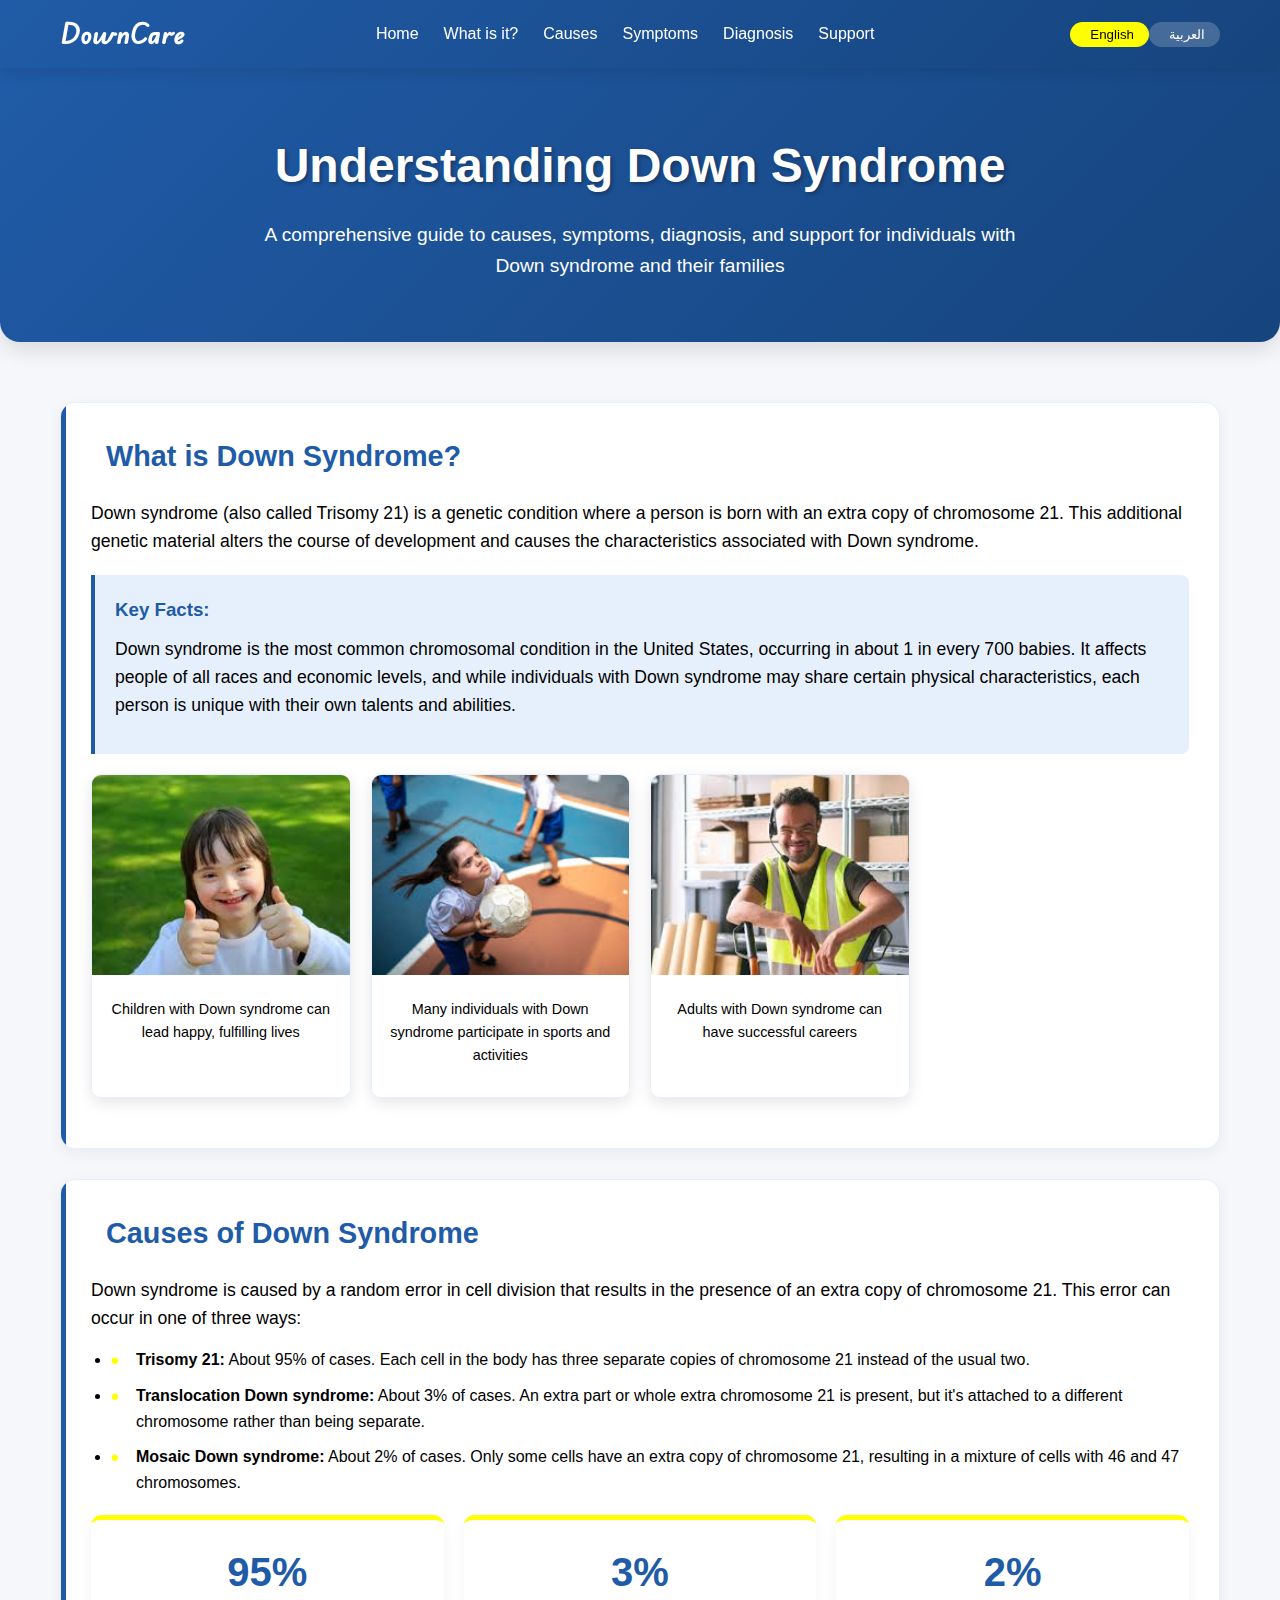
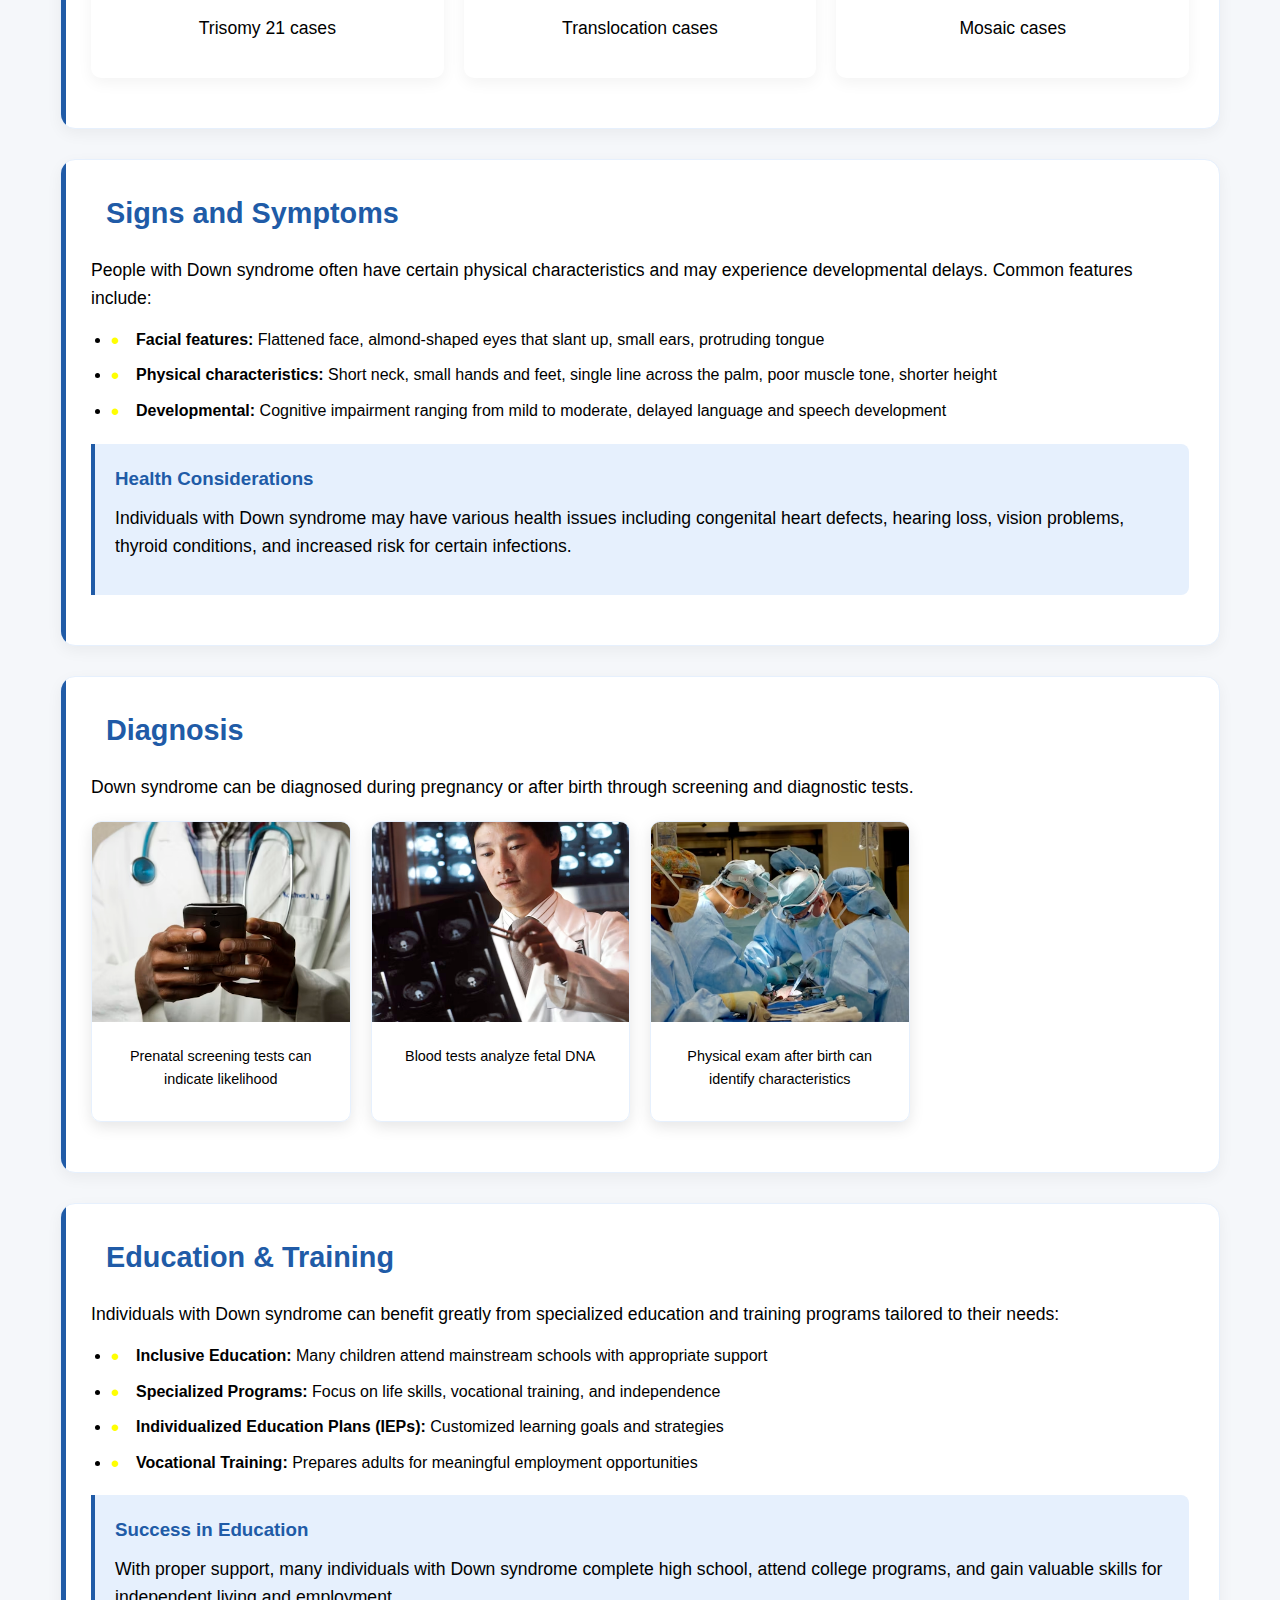
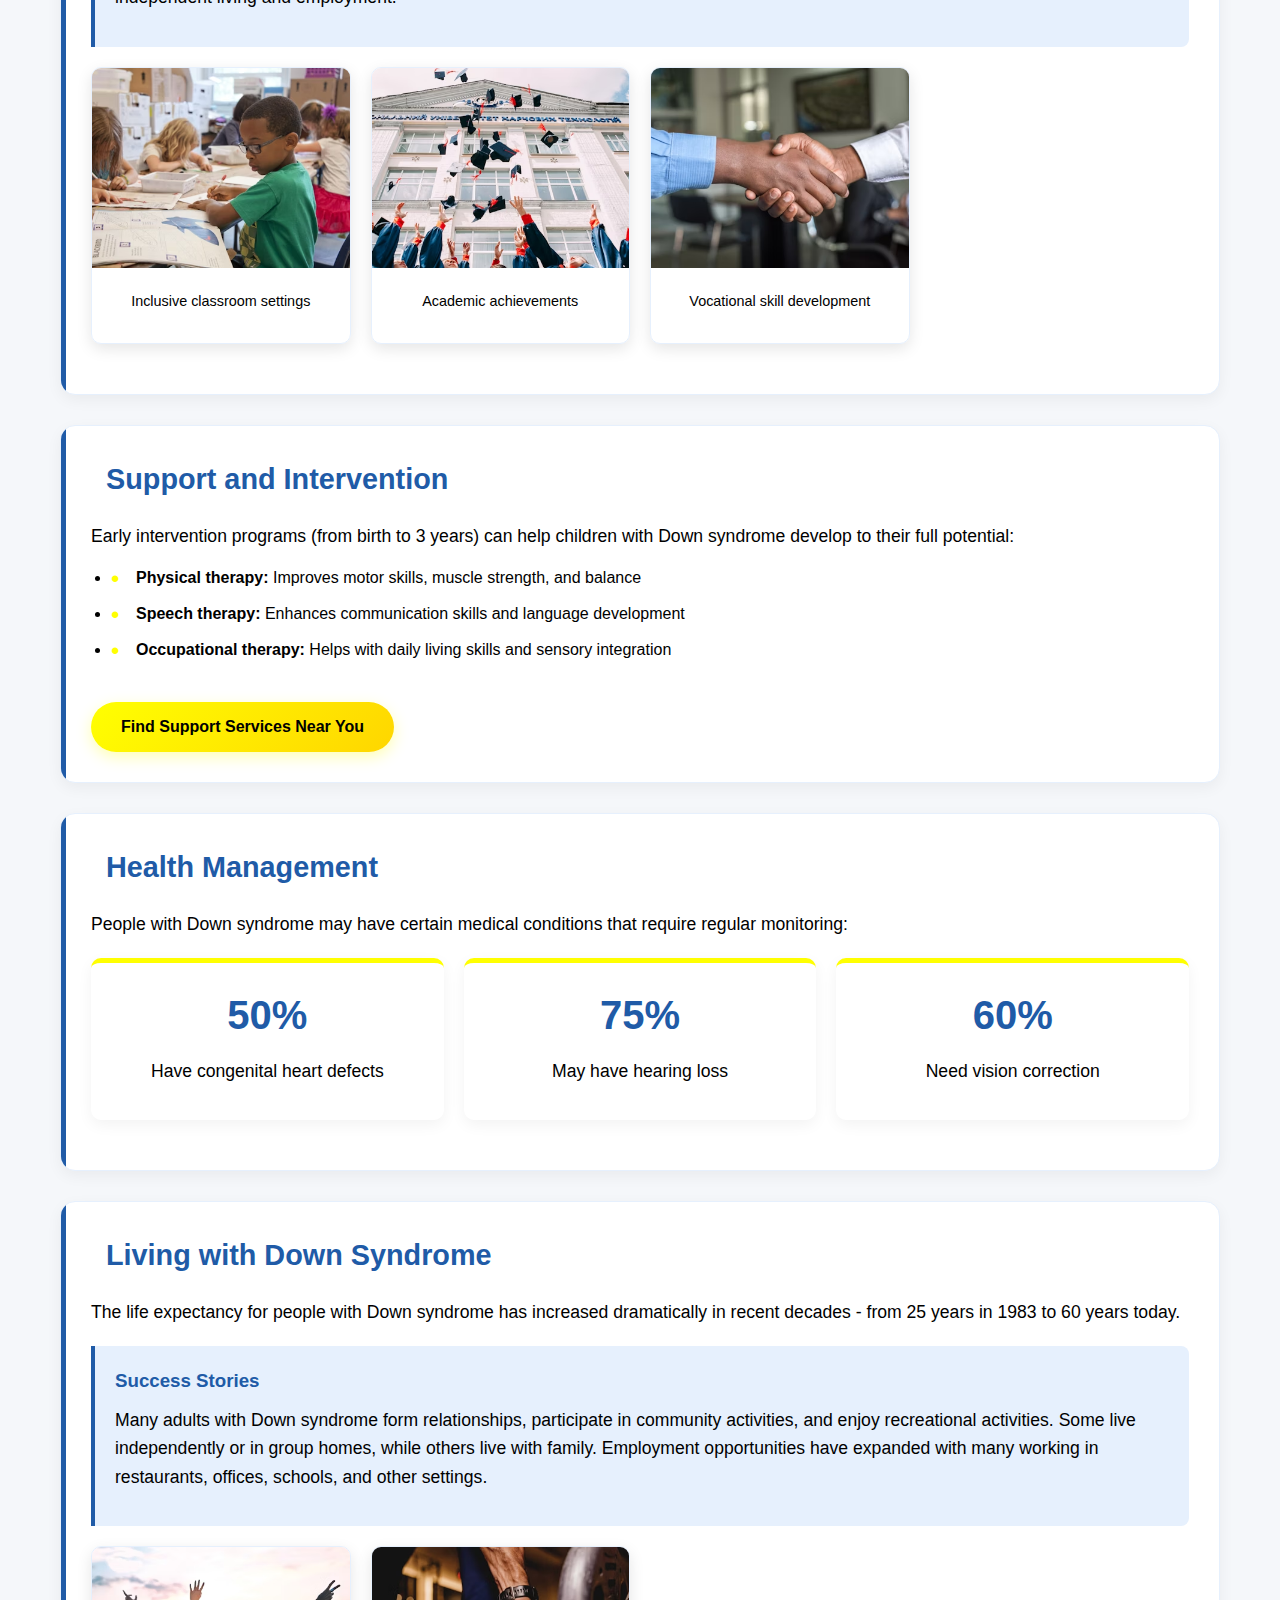
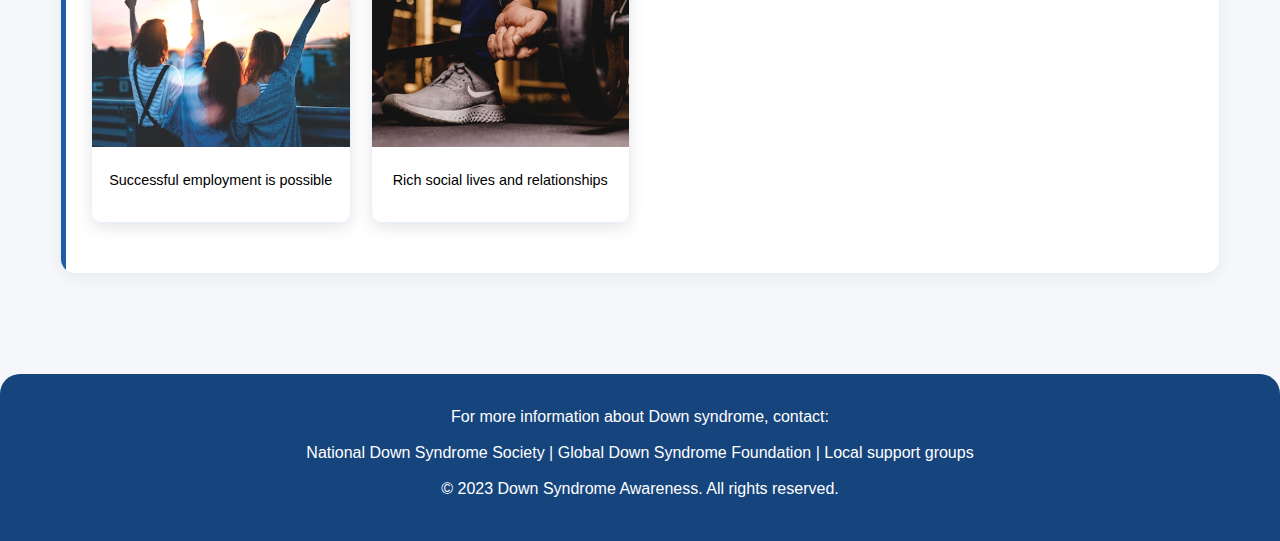
<file: About-Down-Syndrome.html>
<!DOCTYPE html>
<html lang="en" dir="ltr">
<head>
    <meta charset="UTF-8">
    <meta name="viewport" content="width=device-width, initial-scale=1.0">
    <link rel="preconnect" href="https://fonts.googleapis.com">
    <link rel="preconnect" href="https://fonts.gstatic.com" crossorigin>
    <link href="https://fonts.googleapis.com/css2?family=Edu+AU+VIC+WA+NT+Hand:wght@400..700&family=Lato:ital,wght@0,100;0,300;0,400;0,700;0,900;1,100;1,300;1,400;1,700;1,900&family=Oleo+Script:wght@400;700&family=Pacifico&family=Playwrite+AR:wght@100..400&family=Playwrite+AU+SA:wght@100..400&family=Playwrite+FR+Trad:wght@100..400&family=Playwrite+GB+S:ital,wght@0,100..400;1,100..400&family=Work+Sans:ital,wght@0,100..900;1,100..900&display=swap" rel="stylesheet">
    <title>Understanding Down Syndrome | متلازمة داون</title>
    <link rel="stylesheet" href="css/About Down Syndrome.css">
</head>
<body>
    <!-- Navigation Bar -->
    <nav class="navbar">
        <div class="nav-container">
            <div class="logo">
                <!-- <i class="fas fa-hands-helping"></i> -->
                <span class="lang-en active">DownCare</span>
                <span class="lang-ar">داون كير</span>
            </div>
            
            <button class="mobile-menu-btn">
                <i class="fas fa-bars"></i>
            </button>
            <!-- <li class="nav-item">
                        <a class="nav-link active" href="index.html">Home</a>
                    </li> -->
            <ul class="nav-links">
                <li>
                    <a href="index.html">
                        <span class="lang-en active">Home</span>
                        <span class="lang-ar">الصفحه الرئيسيه</span>
                    </a>
                </li>
                    
                <li>
                    <a href="#what-is">
                        <span class="lang-en active">What is it?</span>
                        <span class="lang-ar">ما هي؟</span>
                    </a>
                </li>
                <li>
                    <a href="#causes">
                        <span class="lang-en active">Causes</span>
                        <span class="lang-ar">الأسباب</span>
                    </a>
                </li>
                <li>
                    <a href="#symptoms">
                        <span class="lang-en active">Symptoms</span>
                        <span class="lang-ar">الأعراض</span>
                    </a>
                </li>
                <li>
                    <a href="#diagnosis">
                        <span class="lang-en active">Diagnosis</span>
                        <span class="lang-ar">التشخيص</span>
                    </a>
                </li>
                <li>
                    <a href="#support">
                        <span class="lang-en active">Support</span>
                        <span class="lang-ar">الدعم</span>
                    </a>
                </li>
            </ul>
            
            <div class="language-toggle">
                <button class="language-btn active" id="en-btn">
                    <i class="fas fa-language"></i>
                    <span>English</span>
                </button>
                <button class="language-btn" id="ar-btn">
                    <i class="fas fa-language"></i>
                    <span>العربية</span>
                </button>
            </div>
        </div>
    </nav>
    
    <header class="fade-in">
        <h1>
            <span class="lang-en active">Understanding Down Syndrome</span>
            <span class="lang-ar">فهم متلازمة داون</span>
        </h1>
        <p>
            <span class="lang-en active">A comprehensive guide to causes, symptoms, diagnosis, and support for individuals with Down syndrome and their families</span>
            <span class="lang-ar">دليل شامل لأسباب وأعراض وتشخيص ودعم الأفراد المصابين بمتلازمة داون وأسرهم</span>
        </p>
    </header>
    
    <div class="container">
        <!-- Section 1 -->
        <div id="what-is" class="section slide-in-left">
            <h2><i class="fas fa-question-circle"></i> 
                <span class="lang-en active">What is Down Syndrome?</span>
                <span class="lang-ar">ما هي متلازمة داون؟</span>
            </h2>
            <div class="lang-en active">
                <p>Down syndrome (also called Trisomy 21) is a genetic condition where a person is born with an extra copy of chromosome 21. This additional genetic material alters the course of development and causes the characteristics associated with Down syndrome.</p>
                
                <div class="highlight-box">
                    <h3>Key Facts:</h3>
                    <p>Down syndrome is the most common chromosomal condition in the United States, occurring in about 1 in every 700 babies. It affects people of all races and economic levels, and while individuals with Down syndrome may share certain physical characteristics, each person is unique with their own talents and abilities.</p>
                </div>
            </div>
            
            <div class="lang-ar">
                <p>متلازمة داون (وتسمى أيضًا التثلث الصبغي 21) هي حالة وراثية يولد فيها الشخص بنسخة إضافية من الكروموسوم 21. هذه المادة الوراثية الإضافية تغير مسار التطور وتسبب الخصائص المرتبطة بمتلازمة داون.</p>
                
                <div class="highlight-box">
                    <h3>حقائق رئيسية:</h3>
                    <p>متلازمة داون هي أكثر الحالات الكروموسومية شيوعًا في الولايات المتحدة، حيث تحدث في حوالي 1 من كل 700 طفل. وهي تؤثر على الأشخاص من جميع الأعراق والمستويات الاقتصادية، وبينما قد يتشارك الأفراد المصابون بمتلازمة داون في بعض الخصائص الجسدية، فإن كل شخص فريد من نوعه مع مواهبه وقدراته الخاصة.</p>
                </div>
            </div>
            
            <div class="image-grid">
                <div class="image-card">
                    <img src="img/down syndrome child smilling.jpeg" alt="Child with Down syndrome smiling">
                    <p class="lang-en active">Children with Down syndrome can lead happy, fulfilling lives</p>
                    <p class="lang-ar">يمكن للأطفال المصابين بمتلازمة داون عيش حياة سعيدة ومرضية</p>
                </div>
                <div class="image-card">
                    <img src="img/Teen with downSyndrome playing sports.jpeg" alt="Teen with Down syndrome playing sports">
                    <p class="lang-en active">Many individuals with Down syndrome participate in sports and activities</p>
                    <p class="lang-ar">يشارك العديد من الأفراد المصابين بمتلازمة داون في الرياضة والأنشطة</p>
                </div>
                <div class="image-card">
                    <img src="img/Down-syndrome-worker.jpeg" alt="Adult with Down syndrome working">
                    <p class="lang-en active">Adults with Down syndrome can have successful careers</p>
                    <p class="lang-ar">يمكن للبالغين المصابين بمتلازمة داون تحقيق نجاح في حياتهم المهنية</p>
                </div>
            </div>
        </div>
        
        <!-- Section 2 -->
        <div id="causes" class="section">
            <h2><i class="fas fa-dna"></i> 
                <span class="lang-en active">Causes of Down Syndrome</span>
                <span class="lang-ar">أسباب متلازمة داون</span>
            </h2>
            
            <div class="lang-en active">
                <p>Down syndrome is caused by a random error in cell division that results in the presence of an extra copy of chromosome 21. This error can occur in one of three ways:</p>
                
                <ul>
                    <li><strong>Trisomy 21:</strong> About 95% of cases. Each cell in the body has three separate copies of chromosome 21 instead of the usual two.</li>
                    <li><strong>Translocation Down syndrome:</strong> About 3% of cases. An extra part or whole extra chromosome 21 is present, but it's attached to a different chromosome rather than being separate.</li>
                    <li><strong>Mosaic Down syndrome:</strong> About 2% of cases. Only some cells have an extra copy of chromosome 21, resulting in a mixture of cells with 46 and 47 chromosomes.</li>
                </ul>
            </div>
            
            <div class="lang-ar">
                <p>تحدث متلازمة داون بسبب خطأ عشوائي في انقسام الخلايا يؤدي إلى وجود نسخة إضافية من الكروموسوم 21. يمكن أن يحدث هذا الخطأ بإحدى الطرق الثلاث التالية:</p>
                
                <ul>
                    <li><strong>التثلث الصبغي 21:</strong> حوالي 95% من الحالات. كل خلية في الجسم تحتوي على ثلاث نسخ منفصلة من الكروموسوم 21 بدلاً من النسختين المعتادتين.</li>
                    <li><strong>متلازمة داون بالانتقال الصبغي:</strong> حوالي 3% من الحالات. يوجد جزء إضافي أو كروموسوم 21 كامل إضافي، لكنه ملتصق بكروموسوم آخر بدلاً من أن يكون منفصلاً.</li>
                    <li><strong>متلازمة داون الفسيفسائية:</strong> حوالي 2% من الحالات. فقط بعض الخلايا تحتوي على نسخة إضافية من الكروموسوم 21، مما يؤدي إلى خليط من الخلايا تحتوي على 46 و47 كروموسوم.</li>
                </ul>
            </div>
            
            <div class="stats-container">
                <div class="stat-card">
                    <h3>95%</h3>
                    <p class="lang-en active">Trisomy 21 cases</p>
                    <p class="lang-ar">حالات التثلث الصبغي 21</p>
                </div>
                <div class="stat-card">
                    <h3>3%</h3>
                    <p class="lang-en active">Translocation cases</p>
                    <p class="lang-ar">حالات الانتقال الصبغي</p>
                </div>
                <div class="stat-card">
                    <h3>2%</h3>
                    <p class="lang-en active">Mosaic cases</p>
                    <p class="lang-ar">حالات الفسيفساء</p>
                </div>
            </div>
        </div>
        
        <!-- Section 3 -->
        <div id="symptoms" class="section">
            <h2><i class="fas fa-clipboard-list"></i> 
                <span class="lang-en active">Signs and Symptoms</span>
                <span class="lang-ar">علامات وأعراض</span>
            </h2>
            
            <div class="lang-en active">
                <p>People with Down syndrome often have certain physical characteristics and may experience developmental delays. Common features include:</p>
                
                <ul>
                    <li><strong>Facial features:</strong> Flattened face, almond-shaped eyes that slant up, small ears, protruding tongue</li>
                    <li><strong>Physical characteristics:</strong> Short neck, small hands and feet, single line across the palm, poor muscle tone, shorter height</li>
                    <li><strong>Developmental:</strong> Cognitive impairment ranging from mild to moderate, delayed language and speech development</li>
                </ul>
                
                <div class="highlight-box">
                    <h3>Health Considerations</h3>
                    <p>Individuals with Down syndrome may have various health issues including congenital heart defects, hearing loss, vision problems, thyroid conditions, and increased risk for certain infections.</p>
                </div>
            </div>
            
            <div class="lang-ar">
                <p>غالبًا ما يكون للأشخاص المصابين بمتلازمة داون خصائص جسدية معينة وقد يعانون من تأخر في النمو. تشمل الميزات الشائعة:</p>
                
                <ul>
                    <li><strong>ملامح الوجه:</strong> وجه مسطح، عيون لوزية الشكل تميل إلى الأعلى، آذان صغيرة، لسان بارز</li>
                    <li><strong>الخصائص الجسدية:</strong> رقبة قصيرة، يدان وقدم صغيرتان، خط واحد عبر راحة اليد، ضعف في العضلات، قصر القامة</li>
                    <li><strong>النمو:</strong> ضعف إدراكي يتراوح بين الخفيف والمتوسط، تأخر في تطور اللغة والكلام</li>
                </ul>
                
                <div class="highlight-box">
                    <h3>اعتبارات صحية</h3>
                    <p>قد يعاني الأفراد المصابون بمتلازمة داون من مشاكل صحية مختلفة بما في ذلك عيوب خلقية في القلب، فقدان السمع، مشاكل في الرؤية، اضطرابات الغدة الدرقية، وزيادة خطر الإصابة بعدوى معينة.</p>
                </div>
            </div>
        </div>
        
        <!-- Section 4 -->
        <div id="diagnosis" class="section">
            <h2><i class="fas fa-stethoscope"></i> 
                <span class="lang-en active">Diagnosis</span>
                <span class="lang-ar">التشخيص</span>
            </h2>
            
            <div class="lang-en active">
                <p>Down syndrome can be diagnosed during pregnancy or after birth through screening and diagnostic tests.</p>
            </div>
            
            <div class="lang-ar">
                <p>يمكن تشخيص متلازمة داون أثناء الحمل أو بعد الولادة من خلال اختبارات الفحص والتشخيص.</p>
            </div>
            
            <div class="image-grid">
                <div class="image-card">
                    <img src="img/section4 img1.avif" alt="Prenatal ultrasound">
                    <p class="lang-en active">Prenatal screening tests can indicate likelihood</p>
                    <p class="lang-ar">يمكن لاختبارات الفحص قبل الولادة أن تشير إلى الاحتمالية</p>
                </div>
                <div class="image-card">
                    <img src="img/section4 img2.avif" alt="Blood test">
                    <p class="lang-en active">Blood tests analyze fetal DNA</p>
                    <p class="lang-ar">تحلل اختبارات الدم الحمض النووي للجنين</p>
                </div>
                <div class="image-card">
                    <img src="img/section4 img3.avif" alt="Newborn examination">
                    <p class="lang-en active">Physical exam after birth can identify characteristics</p>
                    <p class="lang-ar">يمكن للفحص البدني بعد الولادة تحديد الخصائص</p>
                </div>
            </div>
        </div>
        
        <!-- Section 5 -->
        <!-- استبدال القسم 5 -->
        <div id="education" class="section">
            <h2><i class="fas fa-graduation-cap"></i> 
                <span class="lang-en active">Education & Training</span>
                <span class="lang-ar">التعليم والتأهيل</span>
            </h2>
    
            <div class="lang-en active">
                <p>Individuals with Down syndrome can benefit greatly from specialized education and training programs tailored to their needs:</p>
        
                <ul>
                    <li><strong>Inclusive Education:</strong> Many children attend mainstream schools with appropriate support</li>
                    <li><strong>Specialized Programs:</strong> Focus on life skills, vocational training, and independence</li>
                    <li><strong>Individualized Education Plans (IEPs):</strong> Customized learning goals and strategies</li>
                    <li><strong>Vocational Training:</strong> Prepares adults for meaningful employment opportunities</li>
                </ul>
        
                <div class="highlight-box">
                    <h3>Success in Education</h3>
                    <p>With proper support, many individuals with Down syndrome complete high school, attend college programs, and gain valuable skills for independent living and employment.</p>
                </div>
            </div>
    
            <div class="lang-ar">
                <p>يمكن للأفراد المصابين بمتلازمة داون الاستفادة بشكل كبير من برامج التعليم والتأهيل المصممة خصيصًا لاحتياجاتهم:</p>
        
                <ul>
                    <li><strong>التعليم الدامج:</strong> يلتحق العديد من الأطفال بالمدارس العادية مع الدعم المناسب</li>
                    <li><strong>برامج متخصصة:</strong> تركز على مهارات الحياة، التدريب المهني، والاستقلالية</li>
                    <li><strong>خطط التعليم الفردية:</strong> أهداف واستراتيجيات تعلم مخصصة</li>
                    <li><strong>التدريب المهني:</strong> يُعد البالغين لفرص عمل ذات معنى</li>
                </ul>
        
                <div class="highlight-box">
                    <h3>النجاح في التعليم</h3>
                    <p>مع الدعم المناسب، يتمكن العديد من المصابين بمتلازمة داون من إكمال المرحلة الثانوية، والالتحاق ببرامج الكلية، واكتساب مهارات قيمة للعيش المستقل والعمل.</p>
                </div>
            </div>
    
            <div class="image-grid">
                <div class="image-card">
                    <img src="img/section5 img1.avif" alt="Child with Down syndrome in classroom">
                    <p class="lang-en active">Inclusive classroom settings</p>
                    <p class="lang-ar">بيئات تعليمية دامجة</p>
                </div>
                <div class="image-card">
                    <img src="img/section5 img2.avif" alt="Teen with Down syndrome graduating">
                    <p class="lang-en active">Academic achievements</p>
                    <p class="lang-ar">الإنجازات الأكاديمية</p>
                </div>
                <div class="image-card">
                    <img src="img/section5 img3.avif" alt="Adult with Down syndrome in vocational training">
                    <p class="lang-en active">Vocational skill development</p>
                    <p class="lang-ar">تطوير المهارات المهنية</p>
                </div>
            </div>
        </div>
        
        <!-- Section 6 -->
        <div id="support" class="section">
            <h2><i class="fas fa-hands-helping"></i> 
                <span class="lang-en active">Support and Intervention</span>
                <span class="lang-ar">الدعم والتدخل</span>
            </h2>
            
            <div class="lang-en active">
                <p>Early intervention programs (from birth to 3 years) can help children with Down syndrome develop to their full potential:</p>
                
                <ul>
                    <li><strong>Physical therapy:</strong> Improves motor skills, muscle strength, and balance</li>
                    <li><strong>Speech therapy:</strong> Enhances communication skills and language development</li>
                    <li><strong>Occupational therapy:</strong> Helps with daily living skills and sensory integration</li>
                </ul>
                
                <a href="our-Doctors.html" class="cta-button">
                    <span class="lang-en active">Find Support Services Near You</span>
                    <span class="lang-ar">ابحث عن خدمات الدعم بالقرب منك</span>
                </a>
            </div>
            
            <div class="lang-ar">
                <p>يمكن لبرامج التدخل المبكر (من الولادة إلى 3 سنوات) أن تساعد الأطفال المصابين بمتلازمة داون على تطوير إمكاناتهم الكاملة:</p>
                
                <ul>
                    <li><strong>العلاج الطبيعي:</strong> يحسن المهارات الحركية وقوة العضلات والتوازن</li>
                    <li><strong>علاج النطق:</strong> يعزز مهارات التواصل وتطور اللغة</li>
                    <li><strong>العلاج الوظيفي:</strong> يساعد في مهارات الحياة اليومية والتكامل الحسي</li>
                </ul>
                
                <a href="#" class="cta-button">
                    <span class="lang-en active">Find Support Services Near You</span>
                    <span class="lang-ar">ابحث عن خدمات الدعم بالقرب منك</span>
                </a>
            </div>
        </div>
        
        <!-- Section 7 -->
        <div id="health" class="section">
            <h2><i class="fas fa-heartbeat"></i> 
                <span class="lang-en active">Health Management</span>
                <span class="lang-ar">إدارة الصحة</span>
            </h2>
            
            <div class="lang-en active">
                <p>People with Down syndrome may have certain medical conditions that require regular monitoring:</p>
            </div>
            
            <div class="lang-ar">
                <p>قد يعاني الأشخاص المصابون بمتلازمة داون من حالات طبية معينة تتطلب مراقبة منتظمة:</p>
            </div>
            
            <div class="stats-container">
                <div class="stat-card">
                    <h3>50%</h3>
                    <p class="lang-en active">Have congenital heart defects</p>
                    <p class="lang-ar">لديهم عيوب خلقية في القلب</p>
                </div>
                <div class="stat-card">
                    <h3>75%</h3>
                    <p class="lang-en active">May have hearing loss</p>
                    <p class="lang-ar">قد يعانون من فقدان السمع</p>
                </div>
                <div class="stat-card">
                    <h3>60%</h3>
                    <p class="lang-en active">Need vision correction</p>
                    <p class="lang-ar">يحتاجون إلى تصحيح البصر</p>
                </div>
            </div>
        </div>
        
        <!-- Section 8 -->
        <div id="future" class="section">
            <h2><i class="fas fa-rocket"></i> 
                <span class="lang-en active">Living with Down Syndrome</span>
                <span class="lang-ar">العيش مع متلازمة داون</span>
            </h2>
            
            <div class="lang-en active">
                <p>The life expectancy for people with Down syndrome has increased dramatically in recent decades - from 25 years in 1983 to 60 years today.</p>
                
                <div class="highlight-box">
                    <h3>Success Stories</h3>
                    <p>Many adults with Down syndrome form relationships, participate in community activities, and enjoy recreational activities. Some live independently or in group homes, while others live with family. Employment opportunities have expanded with many working in restaurants, offices, schools, and other settings.</p>
                </div>
            </div>
            
            <div class="lang-ar">
                <p>زاد متوسط العمر المتوقع للأشخاص المصابين بمتلازمة داون بشكل كبير في العقود الأخيرة - من 25 عامًا في عام 1983 إلى 60 عامًا اليوم.</p>
                
                <div class="highlight-box">
                    <h3>قصص نجاح</h3>
                    <p>يشكل العديد من البالغين المصابين بمتلازمة داون علاقات، ويشاركون في أنشطة المجتمع، ويستمتعون بالأنشطة الترفيهية. يعيش بعضهم بشكل مستقل أو في منازل جماعية، بينما يعيش آخرون مع العائلة. توسعت فرص العمل مع عمل الكثيرين في المطاعم والمكاتب والمدارس وغيرها من الأماكن.</p>
                </div>
            </div>
            
            <div class="image-grid">
                <div class="image-card">
                    <img src="img/section8 img1.avif" alt="Adult with Down syndrome working">
                    <p class="lang-en active">Successful employment is possible</p>
                    <p class="lang-ar">التوظيف الناجح ممكن</p>
                </div>
                <div class="image-card">
                    <img src="img/section8 img2.avif" alt="Adult with Down syndrome socializing">
                    <p class="lang-en active">Rich social lives and relationships</p>
                    <p class="lang-ar">حياة اجتماعية وعلاقات غنية</p>
                </div>
            </div>
        </div>
    </div>
    
    <footer>
        <p>
            <span class="lang-en active">For more information about Down syndrome, contact:</span>
            <span class="lang-ar">لمزيد من المعلومات حول متلازمة داون، اتصل بـ:</span>
        </p>
        <p>
            <span class="lang-en active">National Down Syndrome Society | Global Down Syndrome Foundation | Local support groups</span>
            <span class="lang-ar">الجمعية الوطنية لمتلازمة داون | مؤسسة متلازمة داون العالمية | مجموعات الدعم المحلية</span>
        </p>
        <p>
            <span class="lang-en active">© 2023 Down Syndrome Awareness. All rights reserved.</span>
            <span class="lang-ar">© 2023 التوعية بمتلازمة داون. جميع الحقوق محفوظة.</span>
        </p>
    </footer>
    <script src="js/About Down Syndrome.js"></script>
</body>
</html>
</file>
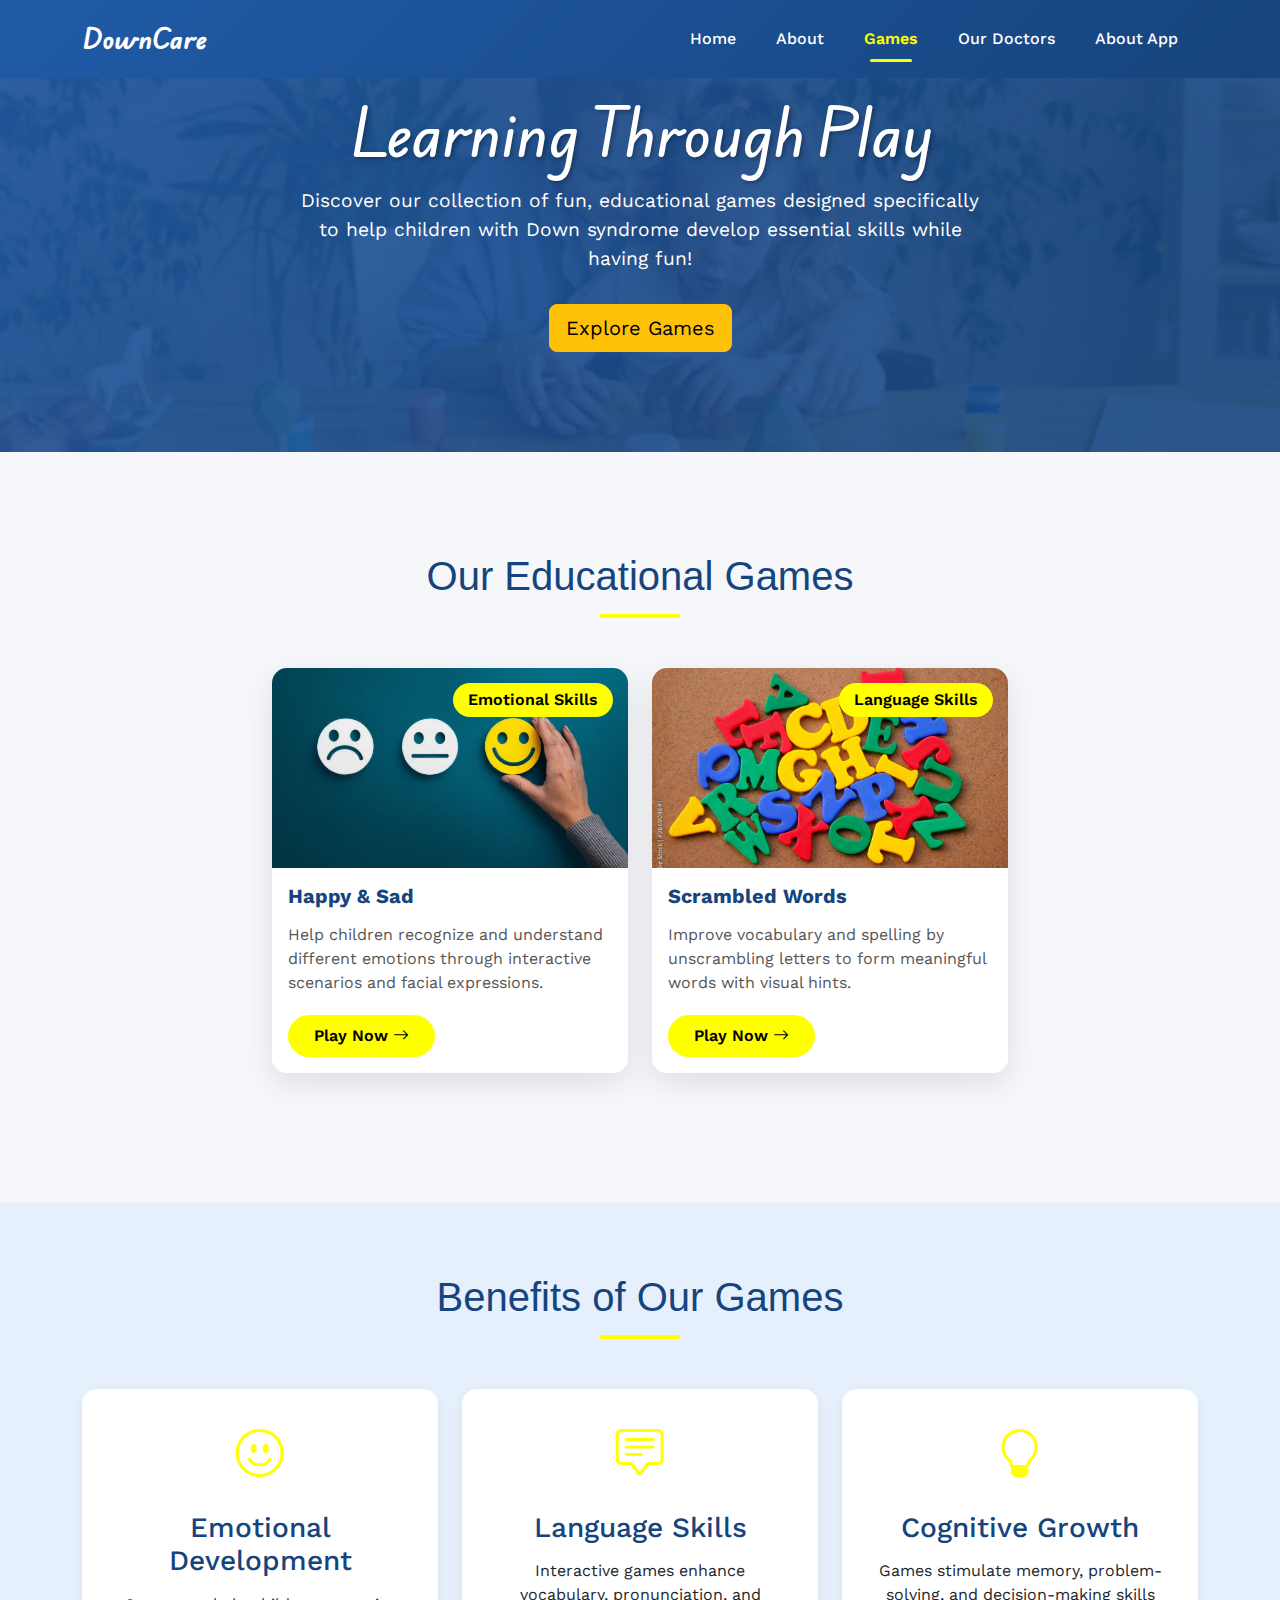
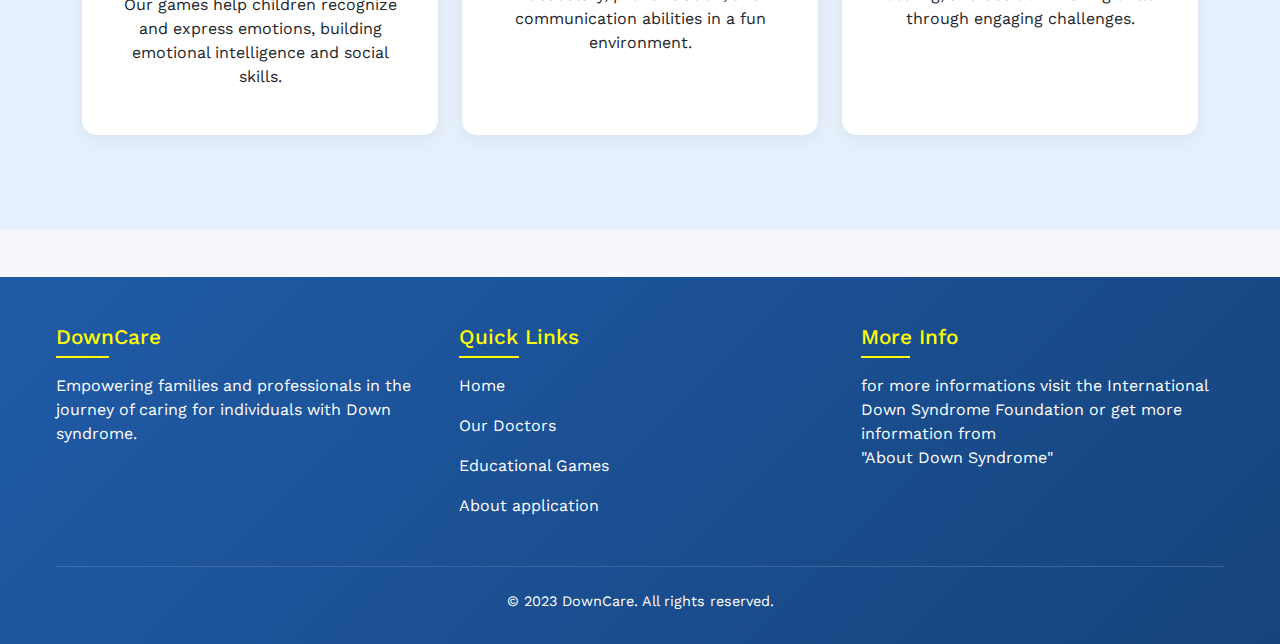
<file: Games.html>
<!DOCTYPE html>
<html lang="en">
<head>
    <meta charset="UTF-8">
    <meta name="viewport" content="width=device-width, initial-scale=1.0">
    <title>DownCare - Learning Games</title>
    <link rel="stylesheet" href="https://cdn.jsdelivr.net/npm/bootstrap@5.3.0/dist/css/bootstrap.min.css">
    <link rel="stylesheet" href="https://cdn.jsdelivr.net/npm/bootstrap-icons@1.11.3/font/bootstrap-icons.min.css">
    <link rel="preconnect" href="https://fonts.googleapis.com">
    <link rel="preconnect" href="https://fonts.gstatic.com" crossorigin>
    <link href="https://fonts.googleapis.com/css2?family=Edu+AU+VIC+WA+NT+Hand:wght@400..700&family=Lato:ital,wght@0,100;0,300;0,400;0,700;0,900;1,100;1,300;1,400;1,700;1,900&family=Oleo+Script:wght@400;700&family=Pacifico&family=Playwrite+AR:wght@100..400&family=Playwrite+AU+SA:wght@100..400&family=Playwrite+FR+Trad:wght@100..400&family=Playwrite+GB+S:ital,wght@0,100..400;1,100..400&family=Work+Sans:ital,wght@0,100..900;1,100..900&display=swap" rel="stylesheet">
    <link rel="stylesheet" href="https://cdnjs.cloudflare.com/ajax/libs/font-awesome/6.4.0/css/all.min.css">
    <link rel="stylesheet" href="css/Games-Style.css">
    <link rel="stylesheet" href="css/nav-bar.css">
    <link rel="stylesheet" href="css/footer.css">
    <link rel="stylesheet" href="css/root.css">
</head>
<body>
    <!-- Navigation -->
    <nav class="navbar navbar-expand-lg fixed-top navbar-dark">
        <div class="container">
            <a class="navbar-brand" href="index.html">
                DownCare
            </a>
            <button class="navbar-toggler" type="button" data-bs-toggle="collapse" data-bs-target="#navbarNav" aria-controls="navbarNav" aria-expanded="false" aria-label="Toggle navigation">
                <span class="navbar-toggler-icon"></span>
            </button>
            <div class="collapse navbar-collapse" id="navbarNav">
                <ul class="navbar-nav ms-auto">
                    <li class="nav-item">
                        <a class="nav-link" href="index.html">Home</a>
                    </li>
                    <li class="nav-item">
                        <a class="nav-link" href="About-Down-Syndrome.html">About</a>
                    </li>
                    <li class="nav-item">
                        <a class="nav-link" href="Games.html">Games</a>
                    </li>
                    <li class="nav-item">
                        <a class="nav-link active" href="our-Doctors.html">Our Doctors</a>
                    </li>
                    <li class="nav-item">
                        <a class="nav-link" href="About-DownCare.html">About App</a>
                    </li>
                </ul>
            </div>
        </div>
    </nav>
    <!-- Games Hero Section -->
    <section class="games-hero">
        <div class="container">
            <h1>Learning Through Play</h1>
            <p>Discover our collection of fun, educational games designed specifically to help children with Down syndrome develop essential skills while having fun!</p>
            <a href="#games" class="btn btn-warning btn-lg">Explore Games</a>
        </div>
    </section>

    <!-- Games Section -->
    <section id="games" class="games-section">
        <div class="container">
            <div class="section-title">
                <h2>Our Educational Games</h2>
            </div>
            
            <div class="row">
                <!-- Happy and Sad Game -->
                <div class="col-lg-4 col-md-6">
                    <div class="card game-card">
                        <span class="game-badge">Emotional Skills</span>
                        <img src="img/happy and sad.jpg" class="card-img-top" alt="Happy and Sad Game">
                        <div class="card-body">
                            <h5 class="card-title">Happy & Sad</h5>
                            <p class="card-text">Help children recognize and understand different emotions through interactive scenarios and facial expressions.</p>
                            <button class="btn play-btn" data-bs-toggle="modal" data-bs-target="#happySadModal">
                                Play Now <i class="bi bi-arrow-right"></i>
                            </button>
                        </div>
                    </div>
                </div>
                
                <!-- Scrambled Words Game -->
                <div class="col-lg-4 col-md-6">
                    <div class="card game-card">
                        <span class="game-badge">Language Skills</span>
                        <img src="img/scrambled word.jpeg" class="card-img-top" alt="Scrambled Words Game">
                        <div class="card-body">
                            <h5 class="card-title">Scrambled Words</h5>
                            <p class="card-text">Improve vocabulary and spelling by unscrambling letters to form meaningful words with visual hints.</p>
                            <button class="btn play-btn" data-bs-toggle="modal" data-bs-target="#scrambledWordsModal">
                                Play Now <i class="bi bi-arrow-right"></i>
                            </button>
                        </div>
                    </div>
                </div>
                
                <!-- Try to Collect Game -->
                <!-- <div class="col-lg-4 col-md-6">
                    <div class="card game-card">
                        <span class="game-badge">Cognitive Skills</span>
                        <img src="https://images.unsplash.com/photo-1541692641319-981cc79ee10a?ixlib=rb-1.2.1&auto=format&fit=crop&w=500&q=80" class="card-img-top" alt="Try to Collect Game">
                        <div class="card-body">
                            <h5 class="card-title">Try to Collect</h5>
                            <p class="card-text">Develop memory and matching skills by collecting pairs of related objects in this engaging game.</p>
                            <button class="btn play-btn" data-bs-toggle="modal" data-bs-target="#tryToCollectModal">
                                Play Now <i class="bi bi-arrow-right"></i>
                            </button>
                        </div>
                    </div>
                </div> -->
            </div>
        </div>
    </section>

    <!-- Game Modals -->
    <!-- Happy and Sad Modal -->
    <div class="modal fade game-modal" id="happySadModal" tabindex="-1" aria-labelledby="happySadModalLabel" aria-hidden="true">
        <div class="modal-dialog modal-xl modal-dialog-centered">
            <div class="modal-content">
                <div class="modal-header">
                    <h5 class="modal-title" id="happySadModalLabel">Happy & Sad Game</h5>
                    <button type="button" class="btn-close" data-bs-dismiss="modal" aria-label="Close"></button>
                </div>
                <div class="modal-body">
                    <iframe src="Happy and sad.html" title="Happy and Sad Game"></iframe>
                </div>
            </div>
        </div>
    </div>
    
    <!-- Scrambled Words Modal -->
    <div class="modal fade game-modal" id="scrambledWordsModal" tabindex="-1" aria-labelledby="scrambledWordsModalLabel" aria-hidden="true">
        <div class="modal-dialog modal-xl modal-dialog-centered">
            <div class="modal-content">
                <div class="modal-header">
                    <h5 class="modal-title" id="scrambledWordsModalLabel">Scrambled Words Game</h5>
                    <button type="button" class="btn-close" data-bs-dismiss="modal" aria-label="Close"></button>
                </div>
                <div class="modal-body">
                    <iframe src="Scrambled words.html" title="Scrambled Words Game"></iframe>
                </div>
            </div>
        </div>
    </div>

    <!-- Benefits Section -->
    <section class="benefits-section">
        <div class="container">
            <div class="section-title">
                <h2>Benefits of Our Games</h2>
            </div>
            
            <div class="row">
                <div class="col-lg-4 col-md-6 mb-4">
                    <div class="benefit-card">
                        <div class="benefit-icon">
                            <i class="bi bi-emoji-smile"></i>
                        </div>
                        <h3>Emotional Development</h3>
                        <p>Our games help children recognize and express emotions, building emotional intelligence and social skills.</p>
                    </div>
                </div>
                
                <div class="col-lg-4 col-md-6 mb-4">
                    <div class="benefit-card">
                        <div class="benefit-icon">
                            <i class="bi bi-chat-square-text"></i>
                        </div>
                        <h3>Language Skills</h3>
                        <p>Interactive games enhance vocabulary, pronunciation, and communication abilities in a fun environment.</p>
                    </div>
                </div>
                
                <div class="col-lg-4 col-md-6 mb-4">
                    <div class="benefit-card">
                        <div class="benefit-icon">
                            <i class="bi bi-lightbulb"></i>
                        </div>
                        <h3>Cognitive Growth</h3>
                        <p>Games stimulate memory, problem-solving, and decision-making skills through engaging challenges.</p>
                    </div>
                </div>
            </div>
        </div>
    </section>

    <!-- Footer -->
    <footer class="footer">
        <div class="container">
            <div class="footer-content">
                <div class="footer-section">
                    <h3>DownCare</h3>
                    <p>Empowering families and professionals in the journey of caring for individuals with Down syndrome.</p>
                </div>
                <div class="footer-section">
                    <h3>Quick Links</h3>
                    <a href="index.html">Home</a>
                    <a href="our-Doctors.html">Our Doctors</a>
                    <a href="Games.html">Educational Games</a>
                    <a href="About-DownCare.html">About application</a>
                </div>
                <div class="footer-section">
                    <h3>More Info</h3>
                    <p>for more informations visit the International Down Syndrome Foundation or get more information from 
                        <a href="About Down Syndrome.html">"About Down Syndrome"</a>
                    </p>
                </div>
            </div>
            <div class="footer-bottom">
                <p>&copy; 2023 DownCare. All rights reserved.</p>
            </div>
        </div>
    </footer>

    <!-- Scripts -->
    <script src="js/bootstrap.bundle.min.js"></script>
    <script src="js/games.js"></script>
    <script src="js/nav-bar.js"></script>
</body>
</html>
</file>
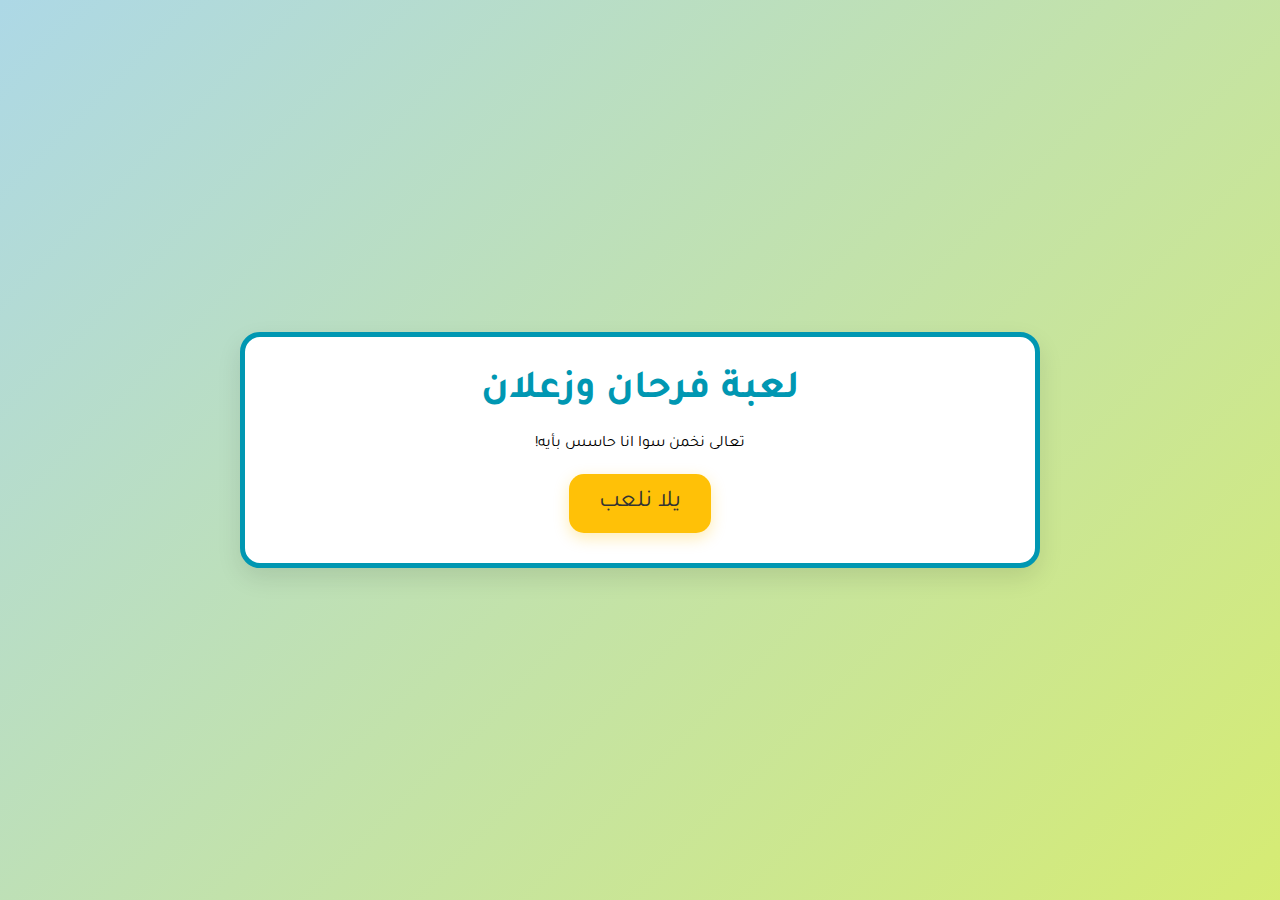
<file: Happy and sad.html>
<!DOCTYPE html>
<html lang="ar" dir="rtl">
<head>
    <meta charset="UTF-8">
    <meta name="viewport" content="width=device-width, initial-scale=1.0">
    <title>Happy and sad</title>
    <link rel="stylesheet" href="css/Happy-and-sad.css">
</head>
<body>
    <div class="container">
        <div class="start-screen" id="startScreen">
            <h2>لعبة فرحان وزعلان</h2>
            <p>تعالى نخمن سوا انا حاسس بأيه!</p>
            <button class="start-btn" id="startBtn">يلا نلعب</button>
        </div>
        
        <div class="game-area hidden" id="gameArea">
            <h1>تفتكر انا حاسس بأيه؟</h1>
            
            <div class="emoji-container" id="emojiContainer">😊</div>
            
            <div class="feedback" id="feedback"></div>
            
            <div class="options" id="optionsContainer">
            </div>
            
            <div class="attempts" id="attemptsContainer">
                <span class="heart">❤</span>
                <span class="heart">❤</span>
                <span class="heart">❤</span>
            </div>
            
            <div class="score-container">
                <div>النقاط: <span id="score">0</span></div>
                <div>أفضل نتيجة: <span id="bestScore">0</span></div>
            </div>
        </div>
        
        <div class="game-over hidden" id="gameOver">
            <h2>انتهت اللعبة!</h2>
            <p>النقط الى انت جمعتها: <span id="finalScore">0</span></p>
            <p>أفضل نتيجة: <span id="finalBestScore">0</span></p>
            <button class="restart-btn" id="restartBtn">العب تانى</button>
        </div>
    </div>

    <script src="js/Happy and Sad.js">

    </script>
</body>
</html>
</file>
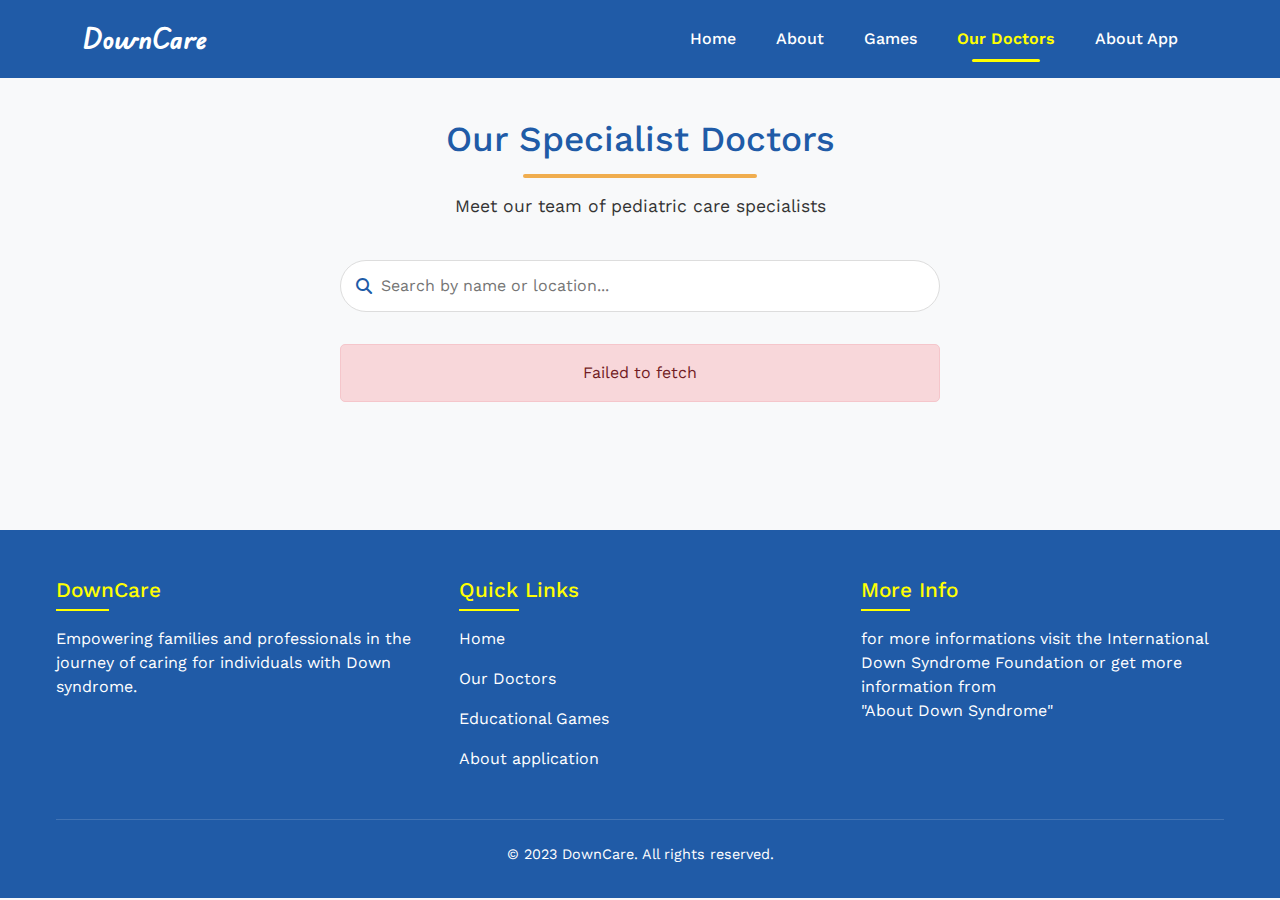
<file: our-Doctors.html>
<!DOCTYPE html>
<html lang="en">
<head>
    <meta charset="UTF-8">
    <meta name="viewport" content="width=device-width, initial-scale=1.0">
    <title>Our Doctors | DownCare</title>
    <link rel="preconnect" href="https://fonts.googleapis.com">
    <link rel="preconnect" href="https://fonts.gstatic.com" crossorigin>
    <link href="https://fonts.googleapis.com/css2?family=Edu+AU+VIC+WA+NT+Hand:wght@400..700&family=Lato:ital,wght@0,100;0,300;0,400;0,700;0,900;1,100;1,300;1,400;1,700;1,900&family=Oleo+Script:wght@400;700&family=Pacifico&family=Playwrite+AR:wght@100..400&family=Playwrite+AU+SA:wght@100..400&family=Playwrite+FR+Trad:wght@100..400&family=Playwrite+GB+S:ital,wght@0,100..400;1,100..400&family=Work+Sans:ital,wght@0,100..900;1,100..900&display=swap" rel="stylesheet">
    <link href="https://fonts.googleapis.com/css2?family=Work+Sans:wght@400;500;600;700&display=swap" rel="stylesheet">
    <link href="https://cdn.jsdelivr.net/npm/bootstrap@5.3.0/dist/css/bootstrap.min.css" rel="stylesheet">
    <link rel="stylesheet" href="https://cdnjs.cloudflare.com/ajax/libs/font-awesome/6.4.0/css/all.min.css">
    <link rel="stylesheet" href="css/nav-bar.css">
    <link rel="stylesheet" href="css/our-doctors.css">
    <link rel="stylesheet" href="css/footer.css">
</head>
<body>
    <!-- Navigation Bar -->
    <nav class="navbar navbar-expand-lg fixed-top navbar-dark">
        <div class="container">
            <a class="navbar-brand" href="index.html">
                DownCare
            </a>
            <button class="navbar-toggler" type="button" data-bs-toggle="collapse" data-bs-target="#navbarNav" aria-controls="navbarNav" aria-expanded="false" aria-label="Toggle navigation">
                <span class="navbar-toggler-icon"></span>
            </button>
            <div class="collapse navbar-collapse" id="navbarNav">
                <ul class="navbar-nav ms-auto">
                    <li class="nav-item">
                        <a class="nav-link" href="index.html">Home</a>
                    </li>
                    <li class="nav-item">
                        <a class="nav-link" href="About-Down-Syndrome.html">About</a>
                    </li>
                    <li class="nav-item">
                        <a class="nav-link" href="Games.html">Games</a>
                    </li>
                    <li class="nav-item">
                        <a class="nav-link active" href="our-Doctors.html">Our Doctors</a>
                    </li>
                    <li class="nav-item">
                        <a class="nav-link" href="About-DownCare.html">About App</a>
                    </li>
                </ul>
            </div>
        </div>
    </nav>
    
    <!-- Main Content -->
    <main class="main-content">
        <section class="doctors-section">
            <div class="container">
                <div class="section-header">
                    <h1>Our Specialist Doctors</h1>
                    <p>Meet our team of pediatric care specialists</p>
                </div>

                <div class="search-container">
                    <div class="search-box">
                        <input type="text" id="doctor-search" placeholder="Search by name or location...">
                        <i class="fas fa-search"></i>
                    </div>
                </div>

                <div id="error-message" class="error-message"></div>

                <div id="loading" class="loading">
                    <div class="spinner"></div>
                    <p>Loading doctors...</p>
                </div>

                <div id="doctors-container" class="doctors-grid"></div>
            </div>
        </section>
    </main>

    <!-- Footer -->
    <footer class="footer">
        <div class="container">
            <div class="footer-content">
                <div class="footer-section">
                    <h3>DownCare</h3>
                    <p>Empowering families and professionals in the journey of caring for individuals with Down syndrome.</p>
                </div>
                <div class="footer-section">
                    <h3>Quick Links</h3>
                    <a href="index.html">Home</a>
                    <a href="our-Doctors.html">Our Doctors</a>
                    <a href="Games.html">Educational Games</a>
                    <a href="About-DownCare.html">About application</a>
                </div>
                <div class="footer-section">
                    <h3>More Info</h3>
                    <p>for more informations visit the International Down Syndrome Foundation or get more information from 
                        <a href="About Down Syndrome.html">"About Down Syndrome"</a>
                    </p>
                </div>
            </div>
            <div class="footer-bottom">
                <p>&copy; 2023 DownCare. All rights reserved.</p>
            </div>
        </div>
    </footer>

    <!-- Scripts -->
    <script src="js/bootstrap.bundle.min.js"></script>
    <script src="js/our-doctors.js"></script>
    <script src="js/nav-bar.js"></script>
</body>
</html>
</file>
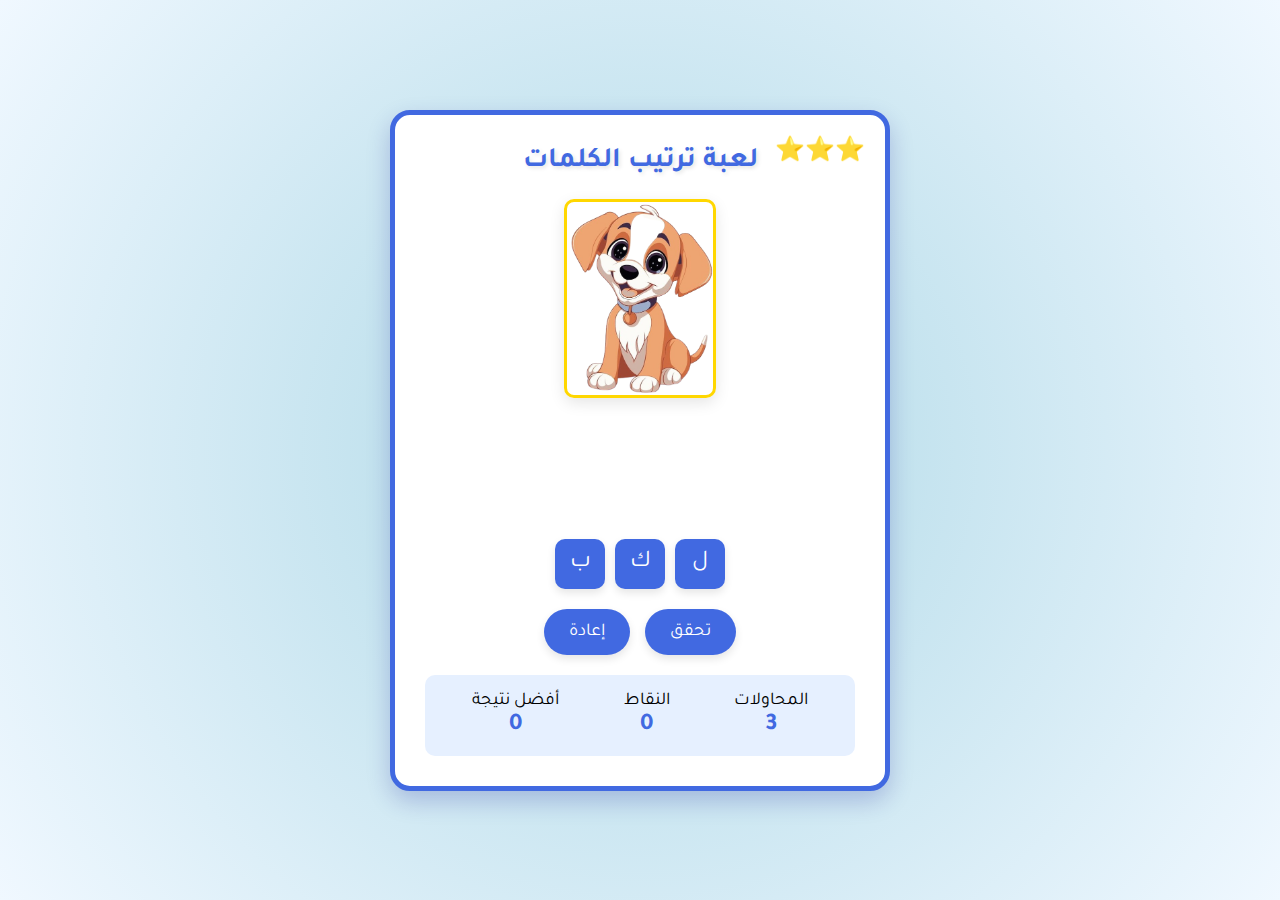
<file: Scrambled words.html>
<!DOCTYPE html>
<html lang="ar" dir="rtl">
<head>
    <meta charset="UTF-8">
    <meta name="viewport" content="width=device-width, initial-scale=1.0">
    <title>scrambled words</title>
    <link rel="stylesheet" href="css/scrambled words.css">
</head>
<body>
    <div class="container">
        <div class="stars">⭐⭐⭐</div>
        <h1>لعبة ترتيب الكلمات</h1>
        
        <div class="image-container">
            <img id="current-image" src="" alt="صورة الكلمة">
        </div>
        
        <div class="word-display" id="word-display"></div>
        
        <div class="feedback" id="feedback"></div>
        
        <div class="letters-container" id="letters-container"></div>
        
        <div class="controls">
            <button id="check-btn">تحقق</button>
            <button id="reset-btn">إعادة</button>
        </div>
        
        <div class="stats">
            <div class="stat">
                <div>المحاولات</div>
                <div class="stat-value" id="attempts">3</div>
            </div>
            <div class="stat">
                <div>النقاط</div>
                <div class="stat-value" id="score">0</div>
            </div>
            <div class="stat">
                <div>أفضل نتيجة</div>
                <div class="stat-value" id="best-score">0</div>
            </div>
        </div>
        
        <div class="game-over" id="game-over" style="display: none;">
            <h2>انتهت اللعبة!</h2>
            <p id="final-score">نقاطك النهائية: 0</p>
            <button id="restart-btn">العب مرة أخرى</button>
        </div>
    </div>

    <script src="js/scrambled words.js"></script>
</body>
</html>
</file>
<file: css/About Down Syndrome.css>
* {
    margin: 0;
    padding: 0;
    box-sizing: border-box;
    font-family: 'Segoe UI', Tahoma, Geneva, Verdana, sans-serif;
}
:root {
    --blue: #205ba7;
    --yellow: #ffff01;
    --white: #ffffff;
    --black: #000000;
    --gray: #f5f7fa;
    --dark-blue: #16447d;
    --light-blue: #e6f0fd;
}
body {
    background-color: var(--gray);
    color: var(--black);
    line-height: 1.6;
}
body[dir="rtl"] {
    font-family: 'Segoe UI', Tahoma, Geneva, Verdana, sans-serif, 'Arial', sans-serif;
}
/* Navigation Bar Styles */
.navbar {
    background: linear-gradient(135deg, var(--blue), var(--dark-blue));
    color: var(--white);
    padding: 15px 0;
    position: sticky;
    top: 0;
    z-index: 1000;
    box-shadow: 0 4px 12px rgba(0,0,0,0.1);
}
.nav-container {
    max-width: 1200px;
    margin: 0 auto;
    padding: 0 20px;
    display: flex;
    justify-content: space-between;
    align-items: center;
}
.nav-container .logo span{
    font-family: 'Edu AU VIC WA NT Hand', cursive;
}
.logo {
    font-size: 1.5rem;
    font-weight: bold;
    display: flex;
    align-items: center;
    color: var(--white);
}
.nav-links {
    display: flex;
    list-style: none;
}
.nav-links li {
    margin-left: 25px;
}
.nav-links a {
    color: var(--white);
    text-decoration: none;
    font-weight: 500;
    transition: color 0.3s;
    position: relative;
    padding: 5px 0;
}
.nav-links a:hover {
    color: var(--yellow);
}
.nav-links a::after {
    content: "";
    position: absolute;
    bottom: 0;
    left: 0;
    width: 0;
    height: 2px;
    background: var(--yellow);
    transition: width 0.3s;
}
.nav-links a:hover::after {
    width: 100%;
}
.language-toggle {
    display: flex;
    align-items: center;
    margin-left: 30px;
}
.language-btn {
    background: rgba(255, 255, 255, 0.2);
    border: none;
    color: var(--white);
    padding: 5px 15px;
    border-radius: 20px;
    cursor: pointer;
    transition: all 0.3s;
    font-weight: 500;
    display: flex;
    align-items: center;
}
.language-btn:hover {
    background: rgba(255, 255, 255, 0.3);
}
.language-btn i {
    margin-right: 5px;
}
.language-btn.active {
    background: var(--yellow);
    color: var(--black);
}
.mobile-menu-btn {
    display: none;
    background: none;
    border: none;
    color: var(--white);
    font-size: 1.5rem;
    cursor: pointer;
}
.container {
    max-width: 1200px;
    margin: 0 auto;
    padding: 20px;
}
header {
    background: linear-gradient(135deg, var(--blue), var(--dark-blue));
    color: var(--white);
    padding: 60px 20px;
    text-align: center;
    border-radius: 0 0 20px 20px;
    box-shadow: 0 10px 20px rgba(0,0,0,0.1);
    margin-bottom: 40px;
    position: relative;
    overflow: hidden;
}
header::before {
    content: "";
    position: absolute;
    top: 0;
    left: 0;
    right: 0;
    bottom: 0;
    background: url('https://images.unsplash.com/photo-1530026186672-2cd00ffc50fe?ixlib=rb-1.2.1&auto=format&fit=crop&w=1350&q=80') center/cover;
    opacity: 0.2;
    z-index: 0;
}
header h1 {
    font-size: 3rem;
    margin-bottom: 15px;
    position: relative;
    text-shadow: 2px 2px 4px rgba(0,0,0,0.3);
}
header p {
    font-size: 1.2rem;
    max-width: 800px;
    margin: 0 auto;
    position: relative;
}
.section {
    background-color: var(--white);
    border-radius: 15px;
    padding: 30px;
    margin-bottom: 30px;
    box-shadow: 0 5px 15px rgba(0,0,0,0.05);
    transition: transform 0.3s, box-shadow 0.3s;
    position: relative;
    overflow: hidden;
    border: 1px solid var(--light-blue);
}
.section:hover {
    transform: translateY(-5px);
    box-shadow: 0 10px 25px rgba(0,0,0,0.1);
}
.section::after {
    content: "";
    position: absolute;
    top: 0;
    left: 0;
    width: 5px;
    height: 100%;
    background: var(--blue);
}
.section h2 {
    color: var(--blue);
    margin-bottom: 20px;
    font-size: 1.8rem;
    display: flex;
    align-items: center;
}
.section h2 i {
    margin-right: 15px;
    color: var(--yellow);
}
.section p {
    margin-bottom: 15px;
    font-size: 1.1rem;
}
.section ul {
    margin-left: 20px;
    margin-bottom: 20px;
}
.section li {
    margin-bottom: 10px;
    position: relative;
    padding-left: 25px;
}
.section li::before {
    content: "•";
    color: var(--yellow);
    font-size: 1.5rem;
    position: absolute;
    left: 0;
    top: -5px;
}
.highlight-box {
    background-color: var(--light-blue);
    border-left: 4px solid var(--blue);
    padding: 20px;
    margin: 20px 0;
    border-radius: 0 8px 8px 0;
}
.highlight-box h3 {
    color: var(--blue);
    margin-bottom: 10px;
}
.image-grid {
    display: grid;
    grid-template-columns: repeat(auto-fill, minmax(250px, 1fr));
    gap: 20px;
    margin: 20px 0;
}
.image-card {
    border-radius: 10px;
    overflow: hidden;
    box-shadow: 0 5px 15px rgba(0,0,0,0.1);
    transition: transform 0.3s;
    border: 1px solid var(--light-blue);
}
.image-card:hover {
    transform: scale(1.03);
}
.image-card img {
    width: 100%;
    height: 200px;
    object-fit: cover;
}
.image-card p {
    padding: 15px;
    background: var(--white);
    font-size: 0.9rem;
    text-align: center;
}
.stats-container {
    display: flex;
    flex-wrap: wrap;
    gap: 20px;
    margin: 20px 0;
}
.stat-card {
    flex: 1;
    min-width: 200px;
    background: var(--white);
    border-radius: 10px;
    padding: 20px;
    text-align: center;
    box-shadow: 0 5px 15px rgba(0,0,0,0.05);
    border-top: 5px solid var(--yellow);
}
.stat-card h3 {
    color: var(--blue);
    font-size: 2.5rem;
    margin-bottom: 10px;
}
.stat-card p {
    color: var(--black);
    font-weight: 500;
}
.progress-container {
    margin: 30px 0;
}
.progress-item {
    margin-bottom: 20px;
}
.progress-title {
    display: flex;
    justify-content: space-between;
    margin-bottom: 5px;
    font-weight: 500;
}
.progress-bar {
    height: 10px;
    background-color: #e0e0e0;
    border-radius: 5px;
    overflow: hidden;
}
.progress-fill {
    height: 100%;
    background: linear-gradient(90deg, var(--yellow), #ffca28);
    border-radius: 5px;
    transition: width 1s ease-in-out;
}
.cta-button {
    display: inline-block;
    background: linear-gradient(135deg, var(--yellow), #ffd600);
    color: var(--black);
    padding: 12px 30px;
    border-radius: 50px;
    text-decoration: none;
    font-weight: bold;
    margin-top: 20px;
    transition: transform 0.3s, box-shadow 0.3s;
    box-shadow: 0 5px 15px rgba(255, 255, 1, 0.3);
}
.cta-button:hover {
    transform: translateY(-3px);
    box-shadow: 0 8px 20px rgba(255, 255, 1, 0.4);
}
footer {
    background: var(--dark-blue);
    color: var(--white);
    text-align: center;
    padding: 30px;
    margin-top: 50px;
    border-radius: 20px 20px 0 0;
}
footer p {
    margin-bottom: 10px;
}

/* RTL Styles */
body[dir="rtl"] .section::after {
    left: auto;
    right: 0;
}
body[dir="rtl"] .section h2 i {
    margin-right: 0;
    margin-left: 15px;
}
body[dir="rtl"] .section li {
    padding-left: 0;
    padding-right: 25px;
}
body[dir="rtl"] .section li::before {
    left: auto;
    right: 0;
}
body[dir="rtl"] .highlight-box {
    border-left: none;
    border-right: 4px solid var(--blue);
    border-radius: 8px 0 0 8px;
}
body[dir="rtl"] .logo i {
    margin-right: 0;
    margin-left: 10px;
}
body[dir="rtl"] .nav-links li {
    margin-left: 0;
    margin-right: 25px;
}
body[dir="rtl"] .nav-links a::after {
    left: auto;
    right: 0;
}
body[dir="rtl"] .language-toggle {
    margin-left: 0;
    margin-right: 30px;
}
@media (max-width: 768px) {
    header h1 {
        font-size: 2.2rem;
    }
    .section {
        padding: 20px;
    }
    .stats-container {
        flex-direction: column;
    }
    .nav-links {
        display: none;
        position: absolute;
        top: 70px;
        left: 0;
        right: 0;
        background: linear-gradient(135deg, var(--blue), var(--dark-blue));
        flex-direction: column;
        padding: 20px;
        box-shadow: 0 10px 15px rgba(0,0,0,0.1);
    }
    .nav-links.active {
        display: flex;
    }
    .nav-links li {
        margin: 10px 0;
    }
    .mobile-menu-btn {
        display: block;
    }
    .language-toggle {
        margin-left: 15px;
    }
    /* RTL mobile adjustments */
    body[dir="rtl"] .language-toggle {
        margin-left: 0;
        margin-right: 15px;
    }
}
/* Animation classes */
.fade-in {
    animation: fadeIn 1s ease-in;
}
@keyframes fadeIn {
    from { opacity: 0; }
    to { opacity: 1; }
}
.slide-in-left {
    animation: slideInLeft 1s ease-out;
}
@keyframes slideInLeft {
    from { transform: translateX(-50px); opacity: 0; }
    to { transform: translateX(0); opacity: 1; }
}
/* Hide language content by default */
.lang-en, .lang-ar {
    display: none;
}
.lang-en.active, .lang-ar.active {
    display: block;
}
</file>
<file: css/Games-Style.css>
* {
    margin: 0;
    padding: 0;
    box-sizing: border-box;
}
:root {
    --blue: #205ba7;
    --yellow: #ffff01;
    --white: #ffffff;
    --black: #000000;
    --gray: #f5f7fa;
    --dark-blue: #16447d;
    --light-blue: #e6f0fd;
}
body {
    background-color: var(--gray);
    font-family: 'Work Sans', sans-serif;
}
.navbar {
    background: linear-gradient(135deg, var(--blue), var(--dark-blue));
    transition: all 0.3s;
}
.navbar.scrolled {
    box-shadow: 0 4px 12px rgba(0,0,0,0.15);
}
.navbar-brand {
    font-family: 'Edu AU VIC WA NT Hand', cursive;
    font-size: 1.8rem;
    font-weight: 700;
}
.nav-link {
    font-weight: 500;
    margin: 0 10px;
    position: relative;
}
.nav-link::after {
    content: '';
    position: absolute;
    width: 0;
    height: 2px;
    bottom: 0;
    left: 0;
    background-color: var(--yellow);
    transition: width 0.3s;
}
.nav-link:hover::after {
    width: 100%;
}
/* Games Hero Section */
.games-hero {
    background: linear-gradient(135deg, rgba(32, 91, 167, 0.9), rgba(22, 68, 125, 0.9)), url('../img/pexels-photo-6288105.jpeg') center/cover;
    color: white;
    padding: 100px 0;
    text-align: center;
    margin-bottom: 50px;
}
.games-hero h1 {
    font-family: 'Edu AU VIC WA NT Hand', cursive;
    font-size: 3.5rem;
    margin-bottom: 20px;
    text-shadow: 2px 2px 4px rgba(0,0,0,0.3);
}
.games-hero p {
    font-size: 1.2rem;
    max-width: 700px;
    margin: 0 auto 30px;
}
/* Games Cards Section */
.games-section {
    padding: 50px 0;
}
.section-title {
    text-align: center;
    margin-bottom: 50px;
    position: relative;
}
.section-title h2 {
    font-family: 'Segoe UI', Tahoma, Geneva, Verdana, sans-serif, cursive;
    color: var(--dark-blue);
    font-size: 2.5rem;
    display: inline-block;
    padding-bottom: 10px;
}
.section-title h2::after {
    content: '';
    position: absolute;
    width: 80px;
    height: 4px;
    background-color: var(--yellow);
    bottom: 0;
    left: 50%;
    transform: translateX(-50%);
}
.games-section .row {
    display: flex;
    justify-content: center;
}
.game-card {
    border-radius: 15px;
    overflow: hidden;
    box-shadow: 0 10px 30px rgba(0,0,0,0.1);
    transition: all 0.3s;
    margin-bottom: 30px;
    border: none;
    position: relative;
}
.game-card:hover {
    transform: translateY(-10px);
    box-shadow: 0 15px 40px rgba(0,0,0,0.2);
}
.game-card .card-img-top {
    height: 200px;
    object-fit: cover;
    transition: transform 0.5s;
}
.game-card:hover .card-img-top {
    transform: scale(1.05);
}
.game-card .card-body {
    background-color: white;
    position: relative;
    z-index: 2;
}
.game-card .card-title {
    color: var(--dark-blue);
    font-weight: 700;
    margin-bottom: 15px;
}
.game-card .card-text {
    color: #555;
    margin-bottom: 20px;
}
.game-card .play-btn {
    background-color: var(--yellow);
    color: var(--black);
    font-weight: 600;
    border-radius: 50px;
    padding: 8px 25px;
    transition: all 0.3s;
}
.game-card .play-btn:hover {
    background-color: var(--dark-blue);
    color: white;
}
.game-card .game-badge {
    position: absolute;
    top: 15px;
    right: 15px;
    background-color: var(--yellow);
    color: var(--black);
    padding: 5px 15px;
    border-radius: 50px;
    font-weight: 600;
    z-index: 3;
}
/* Game Modals */
.game-modal .modal-content {
    border-radius: 15px;
    overflow: hidden;
    border: none;
}
.game-modal .modal-header {
    background-color: var(--dark-blue);
    color: white;
    border-bottom: none;
}
.game-modal .modal-title {
    font-family: 'Edu AU VIC WA NT Hand', cursive;
}
.game-modal .close {
    color: white;
    text-shadow: none;
    opacity: 1;
}
.game-modal .modal-body {
    padding: 0;
}
.game-modal iframe {
    width: 100%;
    height: 500px;
    border: none;
}
/* Benefits Section */
.benefits-section {
    background-color: var(--light-blue);
    padding: 70px 0;
    margin-top: 50px;
}
.benefit-card {
    background-color: white;
    border-radius: 15px;
    padding: 30px;
    height: 100%;
    box-shadow: 0 5px 15px rgba(0,0,0,0.05);
    transition: all 0.3s;
    text-align: center;
}
.benefit-card:hover {
    transform: translateY(-10px);
    box-shadow: 0 15px 30px rgba(0,0,0,0.1);
}
.benefit-icon {
    font-size: 3rem;
    color: var(--yellow);
    margin-bottom: 20px;
}
.benefit-card h3 {
    color: var(--dark-blue);
    margin-bottom: 15px;
}
/* Footer */
.footer {
    background: linear-gradient(135deg, var(--blue), var(--dark-blue));
    color: white;
    padding: 50px 0 20px;
    margin-top: 70px;
}
.footer h5 {
    font-family: 'Segoe UI', Tahoma, Geneva, Verdana, sans-serif, cursive;
    margin-bottom: 20px;
}
.footer ul {
    list-style: none;
    padding-left: 0;
}
.footer ul li {
    margin-bottom: 10px;
}
.footer ul li a {
    color: white;
    text-decoration: none;
    transition: color 0.3s;
}
.footer ul li a:hover {
    color: var(--yellow);
}
.social-icons a {
    color: white;
    font-size: 1.2rem;
    margin-right: 15px;
    transition: color 0.3s;
}
.social-icons a:hover {
    color: var(--yellow);
}
.footer-bottom {
    border-top: 1px solid rgba(255,255,255,0.1);
    padding-top: 20px;
    margin-top: 30px;
}
.footer .Quick-Links,
.our-games {
    text-align: center;
}
/* Responsive Adjustments */
@media (max-width: 768px) {
    .games-hero h1 {
        font-size: 2.5rem;
    }
    .games-hero p {
        font-size: 1rem;
    }
    .section-title h2 {
        font-size: 2rem;
    }
    .game-modal iframe {
        height: 400px;
    }
}
@media (max-width: 576px) {
    .games-hero {
        padding: 70px 0;
    }
    .game-modal iframe {
        height: 300px;
    }
}
</file>
<file: css/nav-bar.css>
:root {
    --blue: #205ba7;
    --yellow: #ffff01;
    --white: #ffffff;
    --black: #000000;
    --transition-speed: 0.3s;
}
.navbar {
    background-color: transparent;
    transition: all var(--transition-speed) ease;
    padding: 1rem 0;
    position: fixed;
    width: 100%;
    z-index: 1000;
    top: 0;
}
.navbar.scrolled {
    background-color: var(--blue) !important;
    box-shadow: 0 2px 15px rgba(0, 0, 0, 0.1);
    padding: 0.75rem 0;
}
.navbar-brand {
    font-size: 1.5rem;
    font-weight: 700;
    color: var(--white) !important;
    transition: all var(--transition-speed) ease;
    font-family: "Edu AU VIC WA NT Hand", serif !important;
}
.nav-link {
    color: var(--white) !important;
    font-weight: 500;
    margin: 0 0.75rem;
    transition: all var(--transition-speed) ease;
    position: relative;
    padding: 0.5rem 0;
    text-align: center;
}
.nav-link:hover {
    color: var(--yellow) !important;
    transform: translateY(-2px);
}
.nav-link.active {
    color: var(--yellow) !important;
    font-weight: 600;
}
.nav-link.active::after {
    content: '';
    position: absolute;
    width: 60%;
    height: 3px;
    background-color: var(--yellow);
    bottom: -3px;
    left: 20%;
    border-radius: 3px;
    transform: scaleX(1);
    transition: transform var(--transition-speed) ease;
}
.navbar-toggler {
    border: none;
    padding: 0.5rem;
    transition: all var(--transition-speed) ease;
}
.navbar-toggler:focus {
    box-shadow: 0 0 0 0.15rem rgba(255, 255, 1, 0.5);
}
@media (max-width: 992px) {
    .navbar-collapse {
        background-color: var(--blue);
        padding: 1rem;
        border-radius: 8px;
        margin-top: 0.5rem;
        box-shadow: 0 5px 15px rgba(0, 0, 0, 0.2);
    }
    
    .nav-link {
        margin: 0.5rem 0;
        padding: 0.5rem 1rem;
    }
    
    .nav-link.active::after {
        width: 30%;
        left: 35%;
        bottom: 0;
    }
    
    .navbar.scrolled {
        padding: 0.5rem 0;
    }
}
</file>
<file: css/footer.css>
.footer {
    background-color: var(--blue) !important;
    color: var(--light-text);
    padding: 3rem 0 1rem;
    margin-top: 3rem;
}

.footer .container {
    max-width: 1200px;
    margin: 0 auto;
    padding: 0 1rem;
}

.footer-content {
    display: grid;
    grid-template-columns: repeat(auto-fit, minmax(250px, 1fr));
    gap: 2.5rem;
    margin-bottom: 2rem;
}

.footer-section h3 {
    color: var(--yellow);
    margin-bottom: 1.5rem;
    font-size: 1.3rem;
    position: relative;
    display: inline-block;
}

.footer-section h3::after {
    content: '';
    position: absolute;
    width: 50%;
    height: 2px;
    background-color: var(--yellow);
    bottom: -8px;
    left: 0;
}

.footer-section p, 
.footer-section a {
    color: var(--light-text);
    margin-bottom: 1rem;
    display: block;
    text-decoration: none;
    transition: all 0.3s ease;
}

.footer-section a:hover {
    color: var(--secondary-color);
    transform: translateX(5px);
}

.footer-bottom {
    text-align: center;
    padding: 1.5rem 0 0;
    border-top: 1px solid rgba(255, 255, 255, 0.15);
    font-size: 0.9rem;
    margin-top: 2rem;
}

/* Responsive Footer */
@media (max-width: 768px) {
    .footer {
        padding: 2.5rem 0 1rem;
    }
    
    .footer-content {
        grid-template-columns: 1fr;
        gap: 2rem;
    }
    
    .footer-section {
        text-align: center;
    }
    
    .footer-section h3::after {
        left: 25%;
    }
}
</file>
<file: css/root.css>
:root {
    --blue: #205ba7;
    --yellow: #ffff00;
    --orange: #f0ad4e;
    --light-bg: #f8f9fa;
    --dark-text: #333;
    --light-text: #fff;
}
</file>
<file: css/Happy-and-sad.css>
@import url('https://fonts.googleapis.com/css2?family=Tajawal:wght@400;700&display=swap');
        
        * {
            box-sizing: border-box;
            margin: 0;
            padding: 0;
            font-family: 'Tajawal', sans-serif;
        }
        
        body {
            background-color: #f0f8ff;
            display: flex;
            flex-direction: column;
            align-items: center;
            justify-content: center;
            min-height: 100vh;
            padding: 20px;
            background: linear-gradient(135deg, #add8e6, #ffff00);
            animation: gradientBG 10s ease infinite;
            background-size: 200% 200%;
        }
        
        @keyframes gradientBG {
            0% { background-position: 0% 50%; }
            50% { background-position: 100% 50%; }
            100% { background-position: 0% 50%; }
        }
        
        .container {
            background-color: white;
            border-radius: 20px;
            box-shadow: 0 10px 25px rgba(0, 0, 0, 0.1);
            padding: 30px;
            width: 100%;
            max-width: 800px;
            text-align: center;
            position: relative;
            overflow: hidden;
            border: 5px solid #0097b2;
        }
        
        h1 {
            color: #0097b2;
            margin-bottom: 20px;
            font-size: 2.5rem;
            text-shadow: 2px 2px 4px rgba(0, 0, 0, 0.1);
        }
        
        .game-area {
            display: flex;
            flex-direction: column;
            align-items: center;
            gap: 30px;
        }
        
        .emoji-container {
            font-size: 120px;
            margin: 20px 0;
            animation: bounce 2s infinite;
        }
        
        @keyframes bounce {
            0%, 100% { transform: translateY(0); }
            50% { transform: translateY(-20px); }
        }
        
        .options {
            display: grid;
            grid-template-columns: repeat(2, 1fr);
            gap: 15px;
            width: 100%;
        }
        
        .option {
            background-color: #0097b2;
            color: white;
            border: none;
            border-radius: 15px;
            padding: 15px;
            font-size: 1.5rem;
            cursor: pointer;
            transition: all 0.3s;
            box-shadow: 0 5px 15px rgba(0, 151, 178, 0.3);
        }
        
        .option:hover {
            transform: scale(1.05);
            background-color: #007a99;
        }
        
        .feedback {
            font-size: 2rem;
            font-weight: bold;
            height: 40px;
            margin: 10px 0;
            animation: fadeIn 0.5s;
        }
        
        @keyframes fadeIn {
            from { opacity: 0; }
            to { opacity: 1; }
        }
        
        .correct {
            color: #4CAF50;
        }
        
        .incorrect {
            color: #F44336;
        }
        
        .score-container {
            display: flex;
            justify-content: space-between;
            width: 100%;
            margin-top: 20px;
            font-size: 1.2rem;
            color: #0097b2;
            font-weight: bold;
        }
        
        .attempts {
            display: flex;
            gap: 10px;
            margin-top: 10px;
        }
        
        .heart {
            color: #FF5252;
            font-size: 1.5rem;
        }
        
        .game-over, .start-screen {
            /* position: absolute;
            top: 0;
            left: 0;
            right: 0;
            bottom: 0; */
            background-color: rgba(255, 255, 255, 0.9);
            display: flex;
            flex-direction: column;
            align-items: center;
            justify-content: center;
            z-index: 10;
            border-radius: 15px;
        }
        
        .game-over h2, .start-screen h2 {
            color: #0097b2;
            font-size: 2.5rem;
            margin-bottom: 20px;
        }
        
        .restart-btn, .start-btn {
            background-color: #FFC107;
            color: #333;
            border: none;
            border-radius: 15px;
            padding: 15px 30px;
            font-size: 1.5rem;
            cursor: pointer;
            margin-top: 20px;
            transition: all 0.3s;
            box-shadow: 0 5px 15px rgba(255, 193, 7, 0.3);
        }
        
        .restart-btn:hover, .start-btn:hover {
            transform: scale(1.05);
            background-color: #FFA000;
        }
        
        .hidden {
            display: none;
        }
        
        .confetti {
            position: absolute;
            width: 10px;
            height: 10px;
            background-color: #f00;
            border-radius: 50%;
            animation: confettiFall 5s linear forwards;
        }
        
        @keyframes confettiFall {
            to {
                transform: translateY(100vh) rotate(720deg);
                opacity: 0;
            }
        }
        
        @media (max-width: 600px) {
            .options {
                grid-template-columns: 1fr;
            }
            
            h1 {
                font-size: 1.8rem;
            }
            
            .emoji-container {
                font-size: 80px;
            }
            
            .option {
                font-size: 1.2rem;
            }
        }
</file>
<file: css/our-doctors.css>
:root {
    --primary-color: #205ba7;
    --secondary-color: #ffff00;
    --accent-color: #f0ad4e;
    --light-bg: #f8f9fa;
    --dark-text: #333;
    --light-text: #fff;
}

body {
    background-color: var(--light-bg);
    color: var(--dark-text);
    font-family: 'Work Sans', sans-serif;
    padding-top: 70px;
}
.navbar {
    background-color: var(--primary-color);
}
/* Doctors Section */
.doctors-section {
    padding: 3rem 1rem;
    max-width: 1200px;
    margin: 0 auto;
}
.section-header {
    text-align: center;
    margin-bottom: 2.5rem;
}
.section-header h1 {
    color: var(--primary-color);
    font-size: 2.2rem;
    margin-bottom: 2rem;
    position: relative;
    display: inline-block;
}
.section-header h1::after {
    content: '';
    position: absolute;
    width: 60%;
    height: 4px;
    background-color: var(--accent-color);
    bottom: -18px;
    left: 20%;
    border-radius: 2px;
}
.section-header p {
    color: var(--dark-text);
    font-size: 1.1rem;
    max-width: 700px;
    margin: 0 auto;
    line-height: 1.6;
}
.search-container {
    margin: 2rem auto;
    max-width: 600px;
}
.search-box {
    position: relative;
    width: 100%;
}
.search-box input {
    width: 100%;
    padding: 0.8rem 1rem 0.8rem 2.5rem;
    border: 1px solid #ddd;
    border-radius: 30px;
    font-size: 1rem;
    transition: all 0.3s;
    background-color: white;
}
.search-box input:focus {
    outline: none;
    border-color: var(--primary-color);
    box-shadow: 0 0 0 2px rgba(32, 91, 167, 0.2);
}
.search-box i {
    position: absolute;
    left: 1rem;
    top: 50%;
    transform: translateY(-50%);
    color: var(--primary-color);
}
.loading {
    display: none;
    flex-direction: column;
    align-items: center;
    justify-content: center;
    padding: 3rem;
    text-align: center;
}
.spinner {
    width: 3rem;
    height: 3rem;
    border: 4px solid rgba(32, 91, 167, 0.2);
    border-top-color: var(--primary-color);
    border-radius: 50%;
    animation: spin 1s linear infinite;
    margin-bottom: 1.5rem;
}
@keyframes spin {
    to { transform: rotate(360deg); }
}
.error-message {
    display: none;
    background-color: #f8d7da;
    color: #721c24;
    padding: 1rem;
    border-radius: 5px;
    margin: 1.5rem auto;
    max-width: 600px;
    text-align: center;
    border: 1px solid #f5c6cb;
}
.doctors-grid {
    display: grid;
    grid-template-columns: repeat(auto-fill, minmax(300px, 1fr));
    gap: 2rem;
    margin-top: 2rem;
}
.doctor-card {
    background: white;
    border-radius: 12px;
    overflow: hidden;
    box-shadow: 0 4px 15px rgba(0, 0, 0, 0.08);
    transition: all 0.4s ease;
    position: relative;
    transform-style: preserve-3d;
    height: 420px;
}
.doctor-card-inner {
    position: relative;
    width: 100%;
    height: 100%;
    transition: transform 0.8s;
    transform-style: preserve-3d;
}
.doctor-card:hover .doctor-card-inner {
    transform: rotateY(180deg);
}
.doctor-card-front, .doctor-card-back {
    position: absolute;
    width: 100%;
    height: 100%;
    backface-visibility: hidden;
    -webkit-backface-visibility: hidden;
}
.doctor-img-container {
    height: 180px;
    width: 180px;
    border-radius: 50%;
    margin: 1.5rem auto;
    overflow: hidden;
    border: 4px solid var(--primary-color);
    box-shadow: 0 5px 15px rgba(0, 0, 0, 0.1);
}
.doctor-img {
    width: 100%;
    height: 100%;
    object-fit: cover;
    transition: transform 0.5s ease;
}
.doctor-card:hover .doctor-img {
    transform: scale(1.05);
}
.doctor-info {
    padding: 1.5rem;
    text-align: center;
}
.doctor-name {
    color: var(--primary-color);
    font-size: 1.4rem;
    margin-bottom: 0.6rem;
}
.doctor-specialty {
    color: var(--accent-color);
    font-weight: 600;
    margin-bottom: 1.2rem;
    display: block;
    font-size: 1.1rem;
}
.doctor-bio i {
    margin-right: 0.5rem;
    color: var(--primary-color);
    width: 1.2rem;
    text-align: center;
}
.doctor-card-back {
    background-color: white;
    transform: rotateY(180deg);
    display: flex;
    flex-direction: column;
    justify-content: center;
    align-items: center;
    padding: 2rem;
    text-align: center;
}
.doctor-card-back h3 {
    color: var(--primary-color);
    margin-bottom: 1.5rem;
    font-size: 1.4rem;
}
.doctor-card-back p {
    color: var(--dark-text);
    margin-bottom: 2rem;
    font-size: 1rem;
    line-height: 1.6;
}
.app-buttons {
    display: flex;
    flex-direction: column;
    gap: 1rem;
    width: 100%;
    max-width: 220px;
}
.download-btn, .details-btn {
    padding: 0.7rem 1.2rem;
    border: none;
    border-radius: 6px;
    font-weight: 600;
    cursor: pointer;
    transition: all 0.3s ease;
    display: flex;
    align-items: center;
    justify-content: center;
    gap: 0.7rem;
    font-size: 0.95rem;
    text-decoration: none;
}
.download-btn {
    background-color: var(--primary-color);
    color: white;
}
.download-btn:hover {
    background-color: #16437d;
    transform: translateY(-3px);
    box-shadow: 0 4px 8px rgba(0, 0, 0, 0.1);
}
.details-btn {
    background-color: var(--accent-color);
    color: var(--dark-text);
}
.details-btn:hover {
    background-color: #e09e3e;
    transform: translateY(-3px);
    box-shadow: 0 4px 8px rgba(0, 0, 0, 0.1);
}
.no-doctors {
    grid-column: 1 / -1;
    text-align: center;
    padding: 3rem;
}
.no-doctors i {
    font-size: 3.5rem;
    color: var(--accent-color);
    margin-bottom: 1.5rem;
}
.no-doctors h3 {
    color: var(--primary-color);
    margin-bottom: 0.8rem;
    font-size: 1.8rem;
}
.no-doctors p {
    color: var(--dark-text);
    font-size: 1.1rem;
}
/* Responsive Styles */
@media (max-width: 992px) {
    .doctors-grid {
        grid-template-columns: repeat(auto-fill, minmax(280px, 1fr));
        gap: 1.8rem;
    }
    
    .section-header h1 {
        font-size: 2rem;
    }
    
    .doctor-img-container {
        height: 160px;
        width: 160px;
    }
}
@media (max-width: 768px) {
    body {
        padding-top: 60px;
    }
    
    .doctors-section {
        padding: 2rem 1rem;
    }
    
    .doctors-grid {
        grid-template-columns: repeat(auto-fill, minmax(260px, 1fr));
        gap: 1.5rem;
    }
    
    .section-header h1 {
        font-size: 1.8rem;
    }
    
    .section-header p {
        font-size: 1rem;
    }
    
    .doctor-card {
        height: 400px;
    }
    
    .doctor-img-container {
        height: 150px;
        width: 150px;
    }
}
@media (max-width: 576px) {
    .doctors-grid {
        grid-template-columns: 1fr;
        gap: 1.5rem;
    }
    
    .section-header h1 {
        font-size: 1.6rem;
    }
    
    .doctor-card-back {
        padding: 1.5rem;
    }
    
    .doctor-card-back h3 {
        font-size: 1.3rem;
    }
}
</file>
<file: css/scrambled words.css>
@import url('https://fonts.googleapis.com/css2?family=Tajawal:wght@400;700&display=swap');
        
        * {
            margin: 0;
            padding: 0;
            box-sizing: border-box;
            font-family: 'Tajawal', sans-serif;
        }
        
        body {
            background-color: #f0f8ff;
            display: flex;
            flex-direction: column;
            align-items: center;
            justify-content: center;
            min-height: 100vh;
            padding: 20px;
            background-image: radial-gradient(circle, #add8e6, #f0f8ff);
            animation: bgPulse 10s infinite alternate;
        }
        
        @keyframes bgPulse {
            0% { background-color: #f0f8ff; }
            50% { background-color: #fffacd; }
            100% { background-color: #f0f8ff; }
        }
        
        .container {
            background-color: white;
            border-radius: 20px;
            box-shadow: 0 10px 25px rgba(0, 0, 139, 0.2);
            padding: 30px;
            width: 100%;
            max-width: 500px;
            text-align: center;
            position: relative;
            overflow: hidden;
            border: 5px solid #4169e1;
            animation: borderGlow 3s infinite alternate;
        }
        
        @keyframes borderGlow {
            0% { border-color: #4169e1; }
            50% { border-color: #ffd700; }
            100% { border-color: #4169e1; }
        }
        
        h1 {
            color: #4169e1;
            margin-bottom: 20px;
            font-size: 28px;
            text-shadow: 2px 2px 4px rgba(0, 0, 0, 0.1);
        }
        
        .image-container {
            margin: 20px 0;
            height: 200px;
            display: flex;
            align-items: center;
            justify-content: center;
            position: relative;
        }
        
        .image-container img {
            max-height: 100%;
            max-width: 100%;
            border-radius: 10px;
            box-shadow: 0 5px 15px rgba(0, 0, 0, 0.1);
            transition: transform 0.3s;
            border: 3px solid #ffd700;
        }
        
        .image-container img:hover {
            transform: scale(1.05);
        }
        
        .word-display {
            font-size: 32px;
            margin: 20px 0;
            color: #4169e1;
            font-weight: bold;
            letter-spacing: 5px;
            min-height: 50px;
            display: flex;
            justify-content: center;
            align-items: center;
        }
        
        .letters-container {
            display: flex;
            flex-wrap: wrap;
            justify-content: center;
            gap: 10px;
            margin: 20px 0;
        }
        
        .letter {
            background-color: #4169e1;
            color: white;
            width: 50px;
            height: 50px;
            display: flex;
            align-items: center;
            justify-content: center;
            font-size: 24px;
            border-radius: 10px;
            cursor: pointer;
            transition: all 0.3s;
            box-shadow: 0 4px 8px rgba(0, 0, 0, 0.1);
            user-select: none;
        }
        
        .letter:hover {
            background-color: #ffd700;
            color: #4169e1;
            transform: translateY(-5px);
        }
        
        .letter.selected {
            background-color: #ffd700;
            color: #4169e1;
            transform: scale(1.1);
        }
        
        .letter.used {
            opacity: 0.3;
            pointer-events: none;
        }
        
        .controls {
            display: flex;
            justify-content: center;
            gap: 15px;
            margin-top: 20px;
        }
        
        button {
            background-color: #4169e1;
            color: white;
            border: none;
            padding: 12px 25px;
            border-radius: 30px;
            cursor: pointer;
            font-size: 18px;
            transition: all 0.3s;
            box-shadow: 0 4px 8px rgba(0, 0, 0, 0.1);
        }
        
        button:hover {
            background-color: #ffd700;
            color: #4169e1;
            transform: translateY(-3px);
        }
        
        button:disabled {
            background-color: #cccccc;
            cursor: not-allowed;
            transform: none;
        }
        
        .stats {
            display: flex;
            justify-content: space-around;
            margin-top: 20px;
            background-color: #e6f0ff;
            padding: 15px;
            border-radius: 10px;
            font-size: 18px;
        }
        
        .stat {
            display: flex;
            flex-direction: column;
            align-items: center;
        }
        
        .stat-value {
            font-weight: bold;
            color: #4169e1;
            font-size: 24px;
        }
        
        .feedback {
            margin: 15px 0;
            font-size: 22px;
            font-weight: bold;
            min-height: 30px;
            animation: feedbackPop 0.5s;
        }
        
        @keyframes feedbackPop {
            0% { transform: scale(0.8); opacity: 0; }
            100% { transform: scale(1); opacity: 1; }
        }
        
        .correct {
            color: #2e8b57;
        }
        
        .incorrect {
            color: #dc143c;
        }
        
        .game-over {
            position: absolute;
            top: 0;
            left: 0;
            right: 0;
            bottom: 0;
            background-color: rgba(255, 255, 255, 0.9);
            display: flex;
            flex-direction: column;
            align-items: center;
            justify-content: center;
            z-index: 10;
            border-radius: 15px;
            animation: fadeIn 0.5s;
        }
        
        @keyframes fadeIn {
            from { opacity: 0; }
            to { opacity: 1; }
        }
        
        .game-over h2 {
            color: #dc143c;
            font-size: 32px;
            margin-bottom: 20px;
        }
        
        .confetti {
            position: absolute;
            width: 10px;
            height: 10px;
            background-color: #f00;
            border-radius: 50%;
            animation: fall 5s linear forwards;
        }
        
        @keyframes fall {
            to {
                transform: translateY(100vh) rotate(720deg);
                opacity: 0;
            }
        }
        
        .stars {
            position: absolute;
            top: 20px;
            right: 20px;
            font-size: 24px;
            color: #ffd700;
        }
        
        @media (max-width: 600px) {
            .container {
                padding: 20px;
            }
            
            .letter {
                width: 40px;
                height: 40px;
                font-size: 20px;
            }
            
            .word-display {
                font-size: 28px;
            }
        }
</file>
